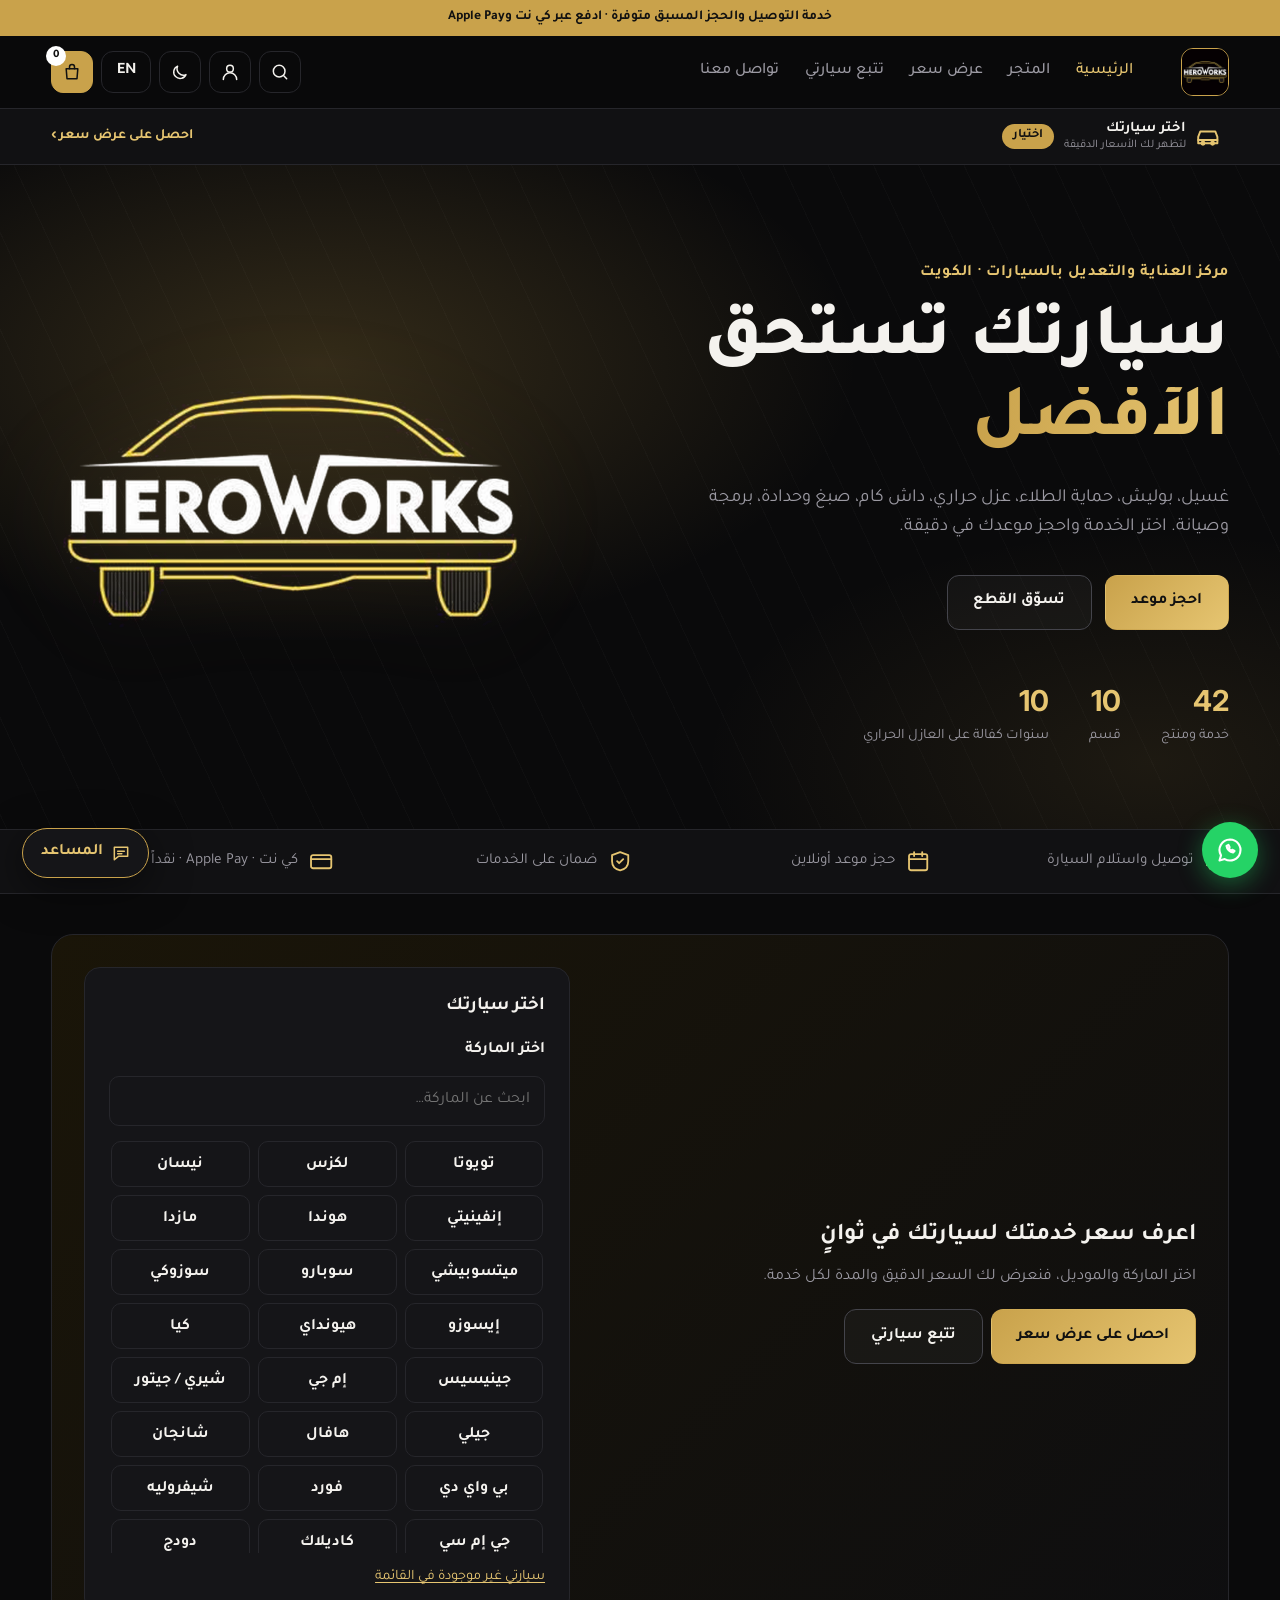
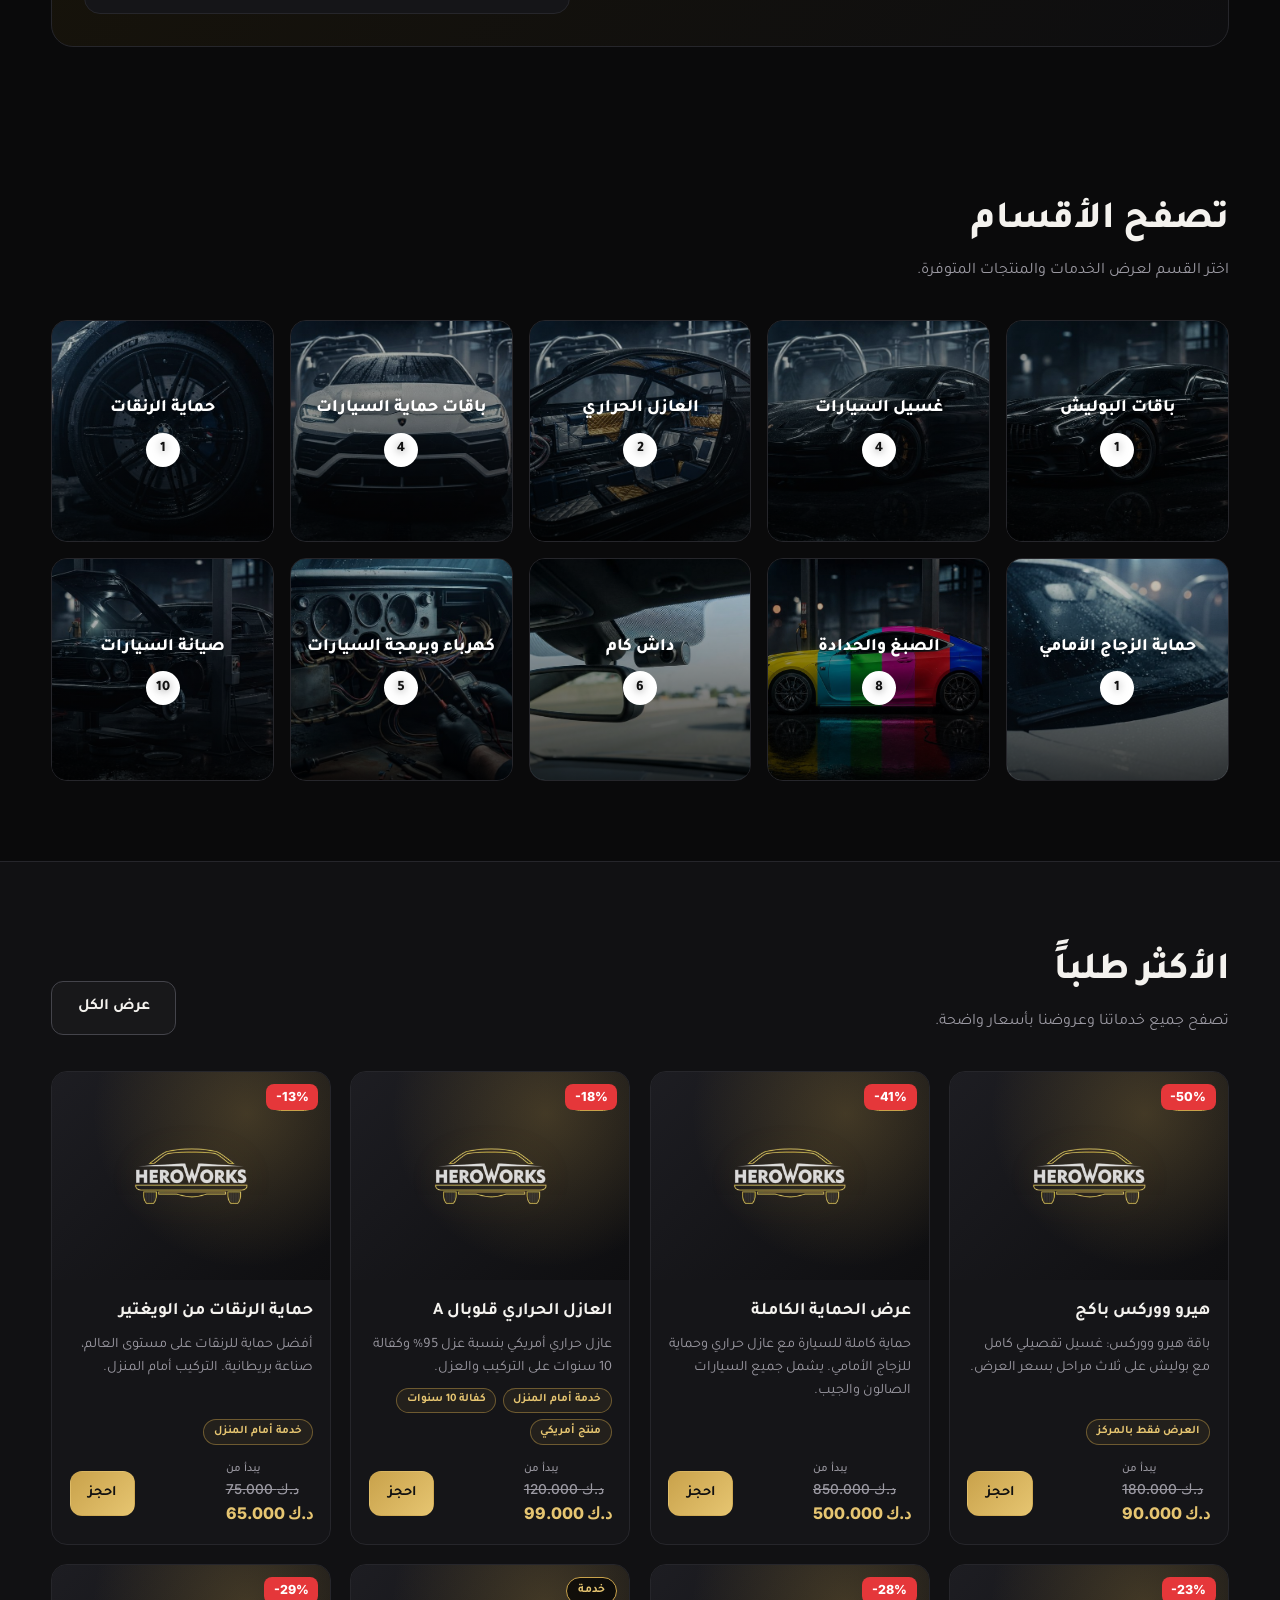
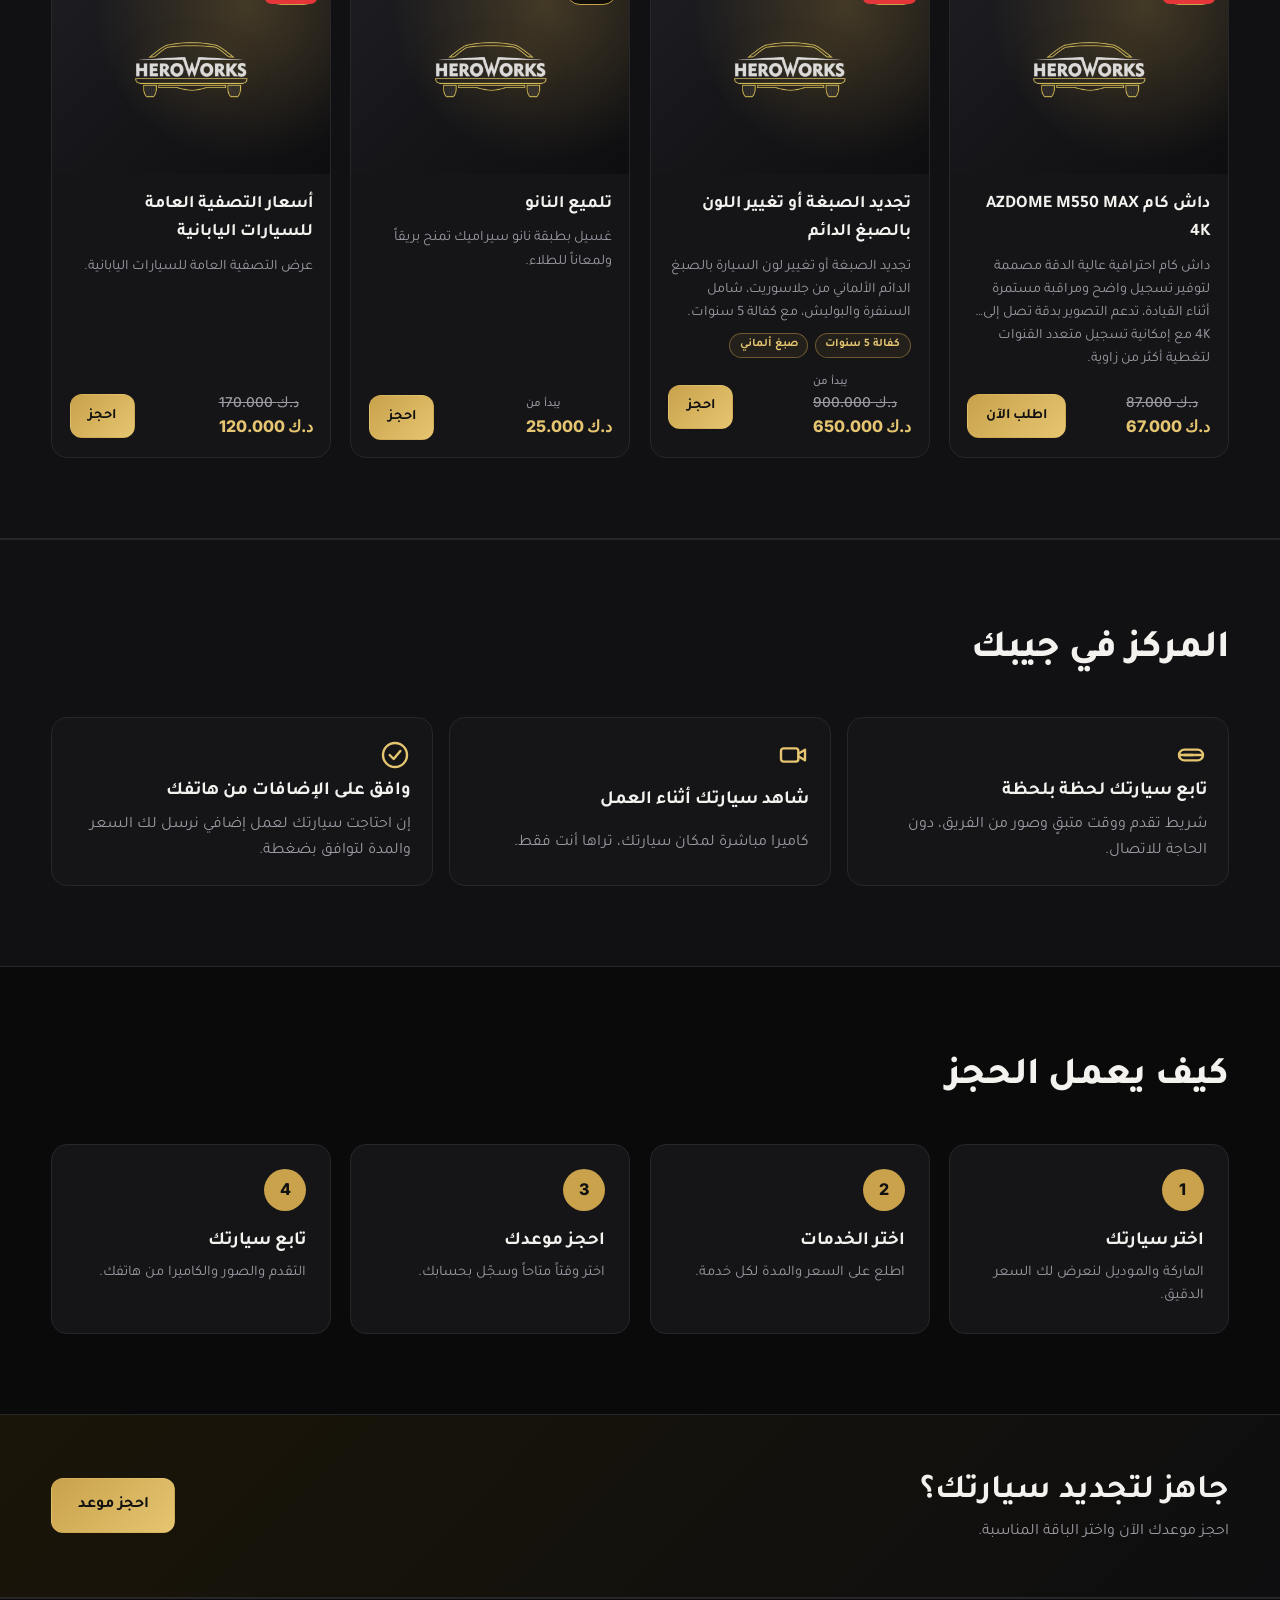
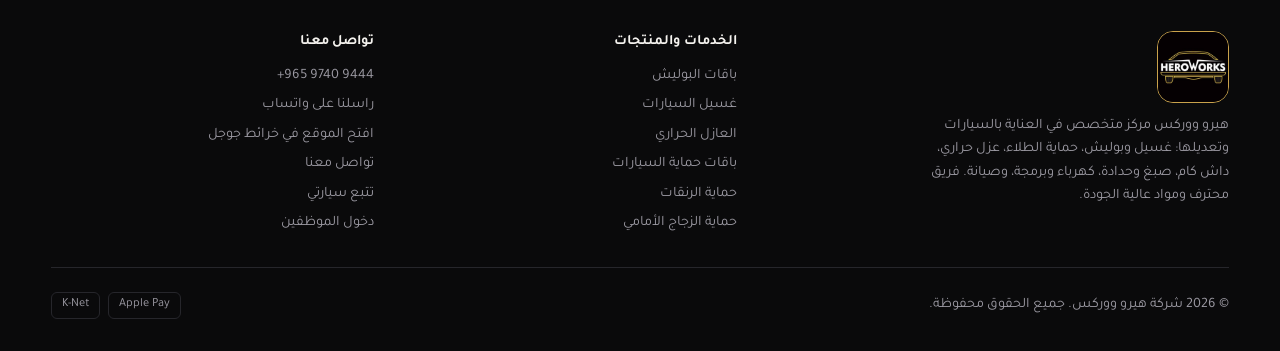
<file: index.html>
<!DOCTYPE html>
<html lang="ar" dir="rtl">
<head>
  <meta charset="UTF-8">
  <meta name="viewport" content="width=device-width, initial-scale=1, viewport-fit=cover">
  <meta name="theme-color" content="#0a0a0b">
  <title>HeroWorks | هيرو ووركس</title>
  <meta name="description" content="HeroWorks garage: car wash, polishing, paint protection, window tint, parts and modifications. Book online.">
  <link rel="preconnect" href="https://fonts.googleapis.com">
  <link rel="preconnect" href="https://fonts.gstatic.com" crossorigin>
  <link href="https://fonts.googleapis.com/css2?family=Inter:wght@400;500;600;700;800&family=Tajawal:wght@400;500;700;800&display=swap" rel="stylesheet">
  <script>(function(){try{var t=JSON.parse(localStorage.getItem('hw_theme'))||'dark';t=t==='light'?'light':'dark';document.documentElement.dataset.theme=t;var m=document.querySelector('meta[name=theme-color]');if(m)m.content=t==='light'?'#faf8f3':'#0a0a0b'}catch(e){document.documentElement.dataset.theme='dark'}})();</script>
  <link rel="icon" type="image/png" href="assets/favicon.png">
  <link rel="apple-touch-icon" href="assets/logo-192.png">
  <link rel="stylesheet" href="styles.css">
  <script type="application/ld+json">{"@context":"https://schema.org","@type":"AutoRepair","name":"HeroWorks | هيرو ووركس","telephone":"+96597409444","hasMap":"https://share.google/Ku4thjJLSHbP2YOTP","image":"assets/logo.png","areaServed":"Kuwait","paymentAccepted":"KNET, Apple Pay, Cash","priceRange":"KWD"}</script>
</head>
<body data-page="home" data-title="home">
  <div id="site-header"></div>

  <main>
    <section class="hero">
      <div class="hero__bg" aria-hidden="true"></div>
      <div class="container hero__inner">
        <div class="hero__text">
        <p class="eyebrow" data-i18n="hero_eyebrow"></p>
          <h1 data-i18n="hero_title"></h1>
          <p class="hero__lead" data-i18n="hero_lead"></p>
          <div class="hero__cta">
            <a href="shop.html?type=service" class="btn btn--gold" data-i18n="hero_cta1"></a>
            <a href="shop.html?type=part" class="btn btn--ghost" data-i18n="hero_cta2"></a>
          </div>
          <ul class="hero__stats">
            <li><strong id="statItems">0</strong><span data-i18n="stat1"></span></li>
            <li><strong id="statCats">0</strong><span data-i18n="stat2"></span></li>
            <li><strong>10</strong><span data-i18n="stat3"></span></li>
          </ul>
        </div>
        <div class="hero__logo">
          <img src="assets/logo-transparent.png" alt="HeroWorks" width="520" height="520" fetchpriority="high">
        </div>
      </div>
    </section>

    <section class="strip">
      <div class="container strip__inner">
        <div><svg viewBox="0 0 24 24"><path d="M3 7h11v9H3zM14 10h4l3 3v3h-7z"/><circle cx="7" cy="18" r="1.6"/><circle cx="17" cy="18" r="1.6"/></svg><span data-i18n="strip1"></span></div>
        <div><svg viewBox="0 0 24 24"><rect x="3" y="5" width="18" height="16" rx="2"/><path d="M3 10h18M8 3v4M16 3v4"/></svg><span data-i18n="strip2"></span></div>
        <div><svg viewBox="0 0 24 24"><path d="M12 3 4 6v6c0 5 3.5 8 8 9 4.5-1 8-4 8-9V6l-8-3Z"/><path d="m9 12 2 2 4-4"/></svg><span data-i18n="strip3"></span></div>
        <div><svg viewBox="0 0 24 24"><rect x="2" y="6" width="20" height="13" rx="2"/><path d="M2 10h20"/></svg><span data-i18n="strip4"></span></div>
      </div>
    </section>

    <section class="section section--tight">
      <div class="container">
        <div class="quote-hero">
          <div><h2 data-i18n="home_quote_t"></h2><p class="muted" data-i18n="home_quote_p" style="margin:.6rem 0 1.2rem"></p>
            <div class="btn-row"><a class="btn btn--gold" href="quote.html" data-i18n="get_quote"></a><a class="btn btn--ghost" href="account.html" data-i18n="nav_track"></a></div></div>
          <div class="panel" id="homeCar"></div>
        </div>
      </div>
    </section>

    <section class="section" id="categories">
      <div class="container">
        <header class="section__head"><h2 data-i18n="cat_title"></h2><p data-i18n="cat_sub"></p></header>
        <div class="cat-grid" id="catGrid"></div>
      </div>
    </section>

    <section class="section section--alt" id="featured">
      <div class="container">
        <header class="section__head section__head--row">
          <div><h2 data-i18n="featured"></h2><p data-i18n="shop_sub"></p></div>
          <a class="btn btn--ghost" href="shop.html" data-i18n="view_all"></a>
        </header>
        <div class="grid" id="featuredGrid"></div>
      </div>
    </section>

    <section class="section section--alt" id="features">
      <div class="container">
        <header class="section__head"><h2 data-i18n="feat_t"></h2></header>
        <div class="feats">
          <div class="feat"><svg viewBox="0 0 24 24"><path d="M4 12h16"/><path d="M4 12l0 0"/><rect x="3" y="8" width="18" height="8" rx="4"/><path d="M7 12h6"/></svg><h3 data-i18n="feat_track_t"></h3><p class="muted" data-i18n="feat_track_p"></p></div>
          <div class="feat"><svg viewBox="0 0 24 24"><rect x="3" y="7" width="13" height="10" rx="2"/><path d="m16 11 5-3v8l-5-3"/></svg><h3 data-i18n="feat_cam_t"></h3><p class="muted" data-i18n="feat_cam_p"></p></div>
          <div class="feat"><svg viewBox="0 0 24 24"><circle cx="12" cy="12" r="9"/><path d="m8 12 3 3 5-6"/></svg><h3 data-i18n="feat_ok_t"></h3><p class="muted" data-i18n="feat_ok_p"></p></div>
        </div>
      </div>
    </section>

    <section class="section" id="how">
      <div class="container">
        <header class="section__head"><h2 data-i18n="how_title"></h2></header>
        <ol class="steps">
          <li><span class="steps__n">1</span><h3 data-i18n="how1_t"></h3><p data-i18n="how1_p"></p></li>
          <li><span class="steps__n">2</span><h3 data-i18n="how2_t"></h3><p data-i18n="how2_p"></p></li>
          <li><span class="steps__n">3</span><h3 data-i18n="how3_t"></h3><p data-i18n="how3_p"></p></li>
          <li><span class="steps__n">4</span><h3 data-i18n="how4_t"></h3><p data-i18n="how4_p"></p></li>
        </ol>
      </div>
    </section>

    <section class="cta">
      <div class="container cta__inner">
        <div><h2 data-i18n="cta_title"></h2><p data-i18n="cta_p"></p></div>
        <a class="btn btn--gold" href="shop.html?type=service" data-i18n="hero_cta1"></a>
      </div>
    </section>
  </main>
  <div id="site-footer"></div>
  <script src="js/data.js"></script>
  <script src="js/config.js"></script>
  <script src="js/vehicles.js"></script>
  <script src="js/pricing.js"></script>
  <script src="js/store.js"></script>
  <script src="js/i18n-v2.js"></script>
  <script src="js/common.js"></script>
  <script src="js/carpicker.js"></script>
  <script src="js/chatbot.js"></script>
  <script src="js/home.js"></script>
</body>
</html>
</file>
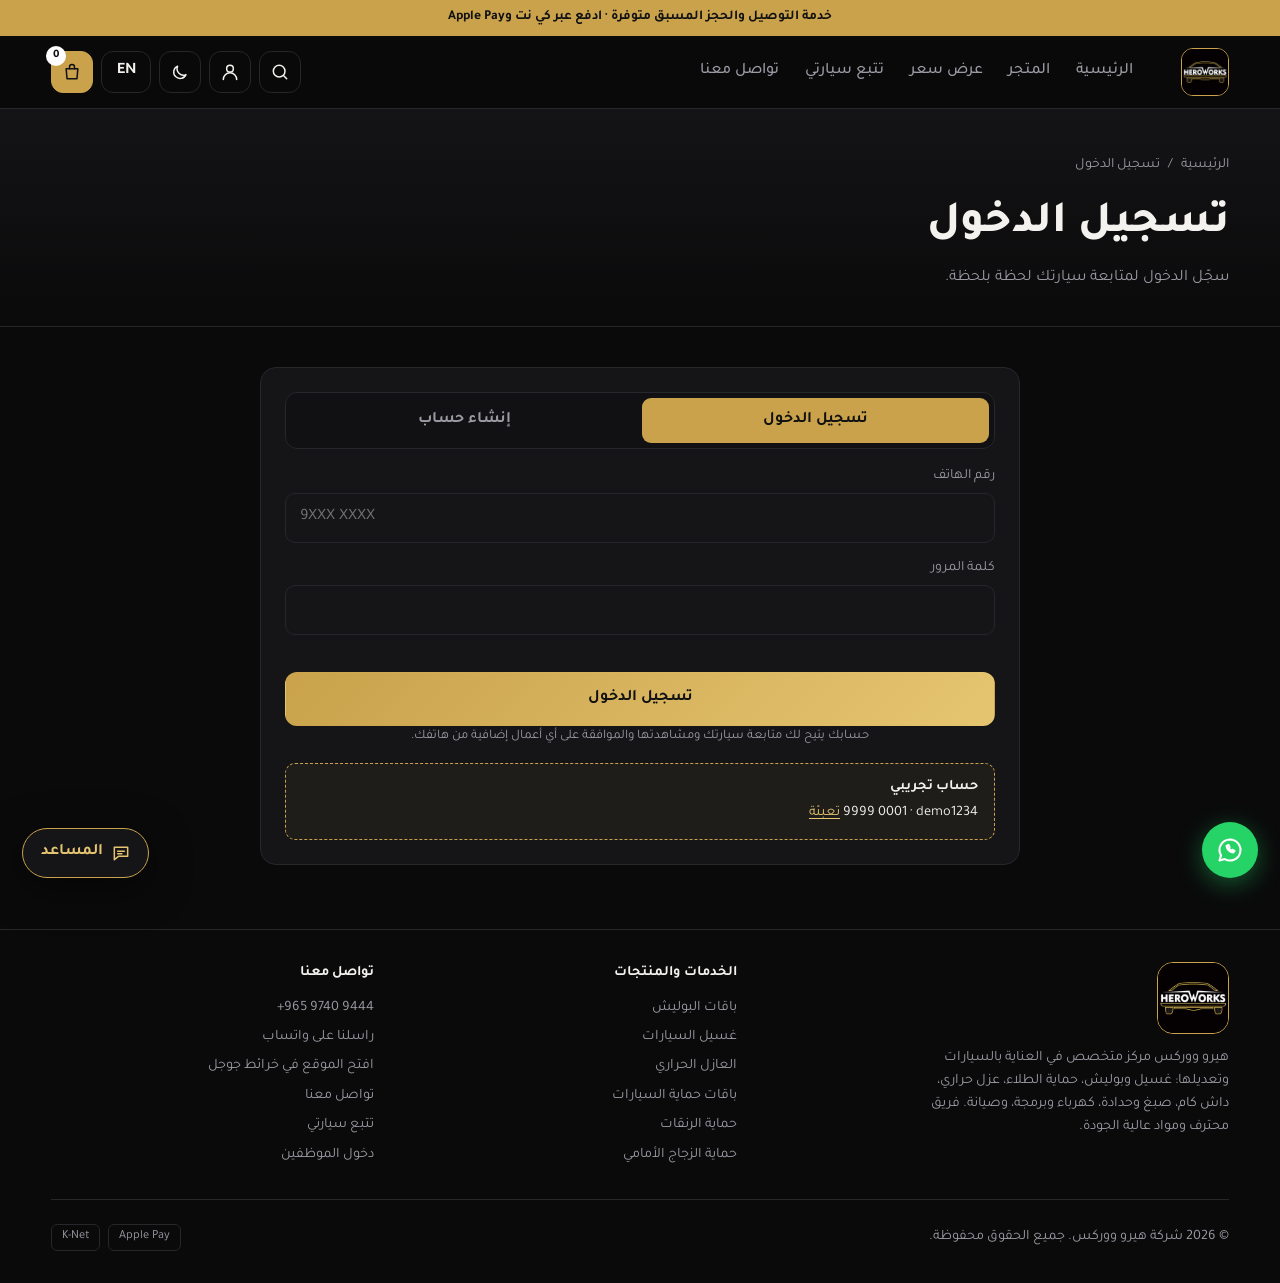
<file: account.html>
<!DOCTYPE html>
<html lang="ar" dir="rtl">
<head>
  <meta charset="UTF-8">
  <meta name="viewport" content="width=device-width, initial-scale=1, viewport-fit=cover">
  <meta name="theme-color" content="#0a0a0b">
  <title>HeroWorks | هيرو ووركس</title>
  <meta name="description" content="HeroWorks garage: car wash, polishing, paint protection, window tint, parts and modifications. Book online.">
  <link rel="preconnect" href="https://fonts.googleapis.com">
  <link rel="preconnect" href="https://fonts.gstatic.com" crossorigin>
  <link href="https://fonts.googleapis.com/css2?family=Inter:wght@400;500;600;700;800&family=Tajawal:wght@400;500;700;800&display=swap" rel="stylesheet">
  <script>(function(){try{var t=JSON.parse(localStorage.getItem('hw_theme'))||'dark';t=t==='light'?'light':'dark';document.documentElement.dataset.theme=t;var m=document.querySelector('meta[name=theme-color]');if(m)m.content=t==='light'?'#faf8f3':'#0a0a0b'}catch(e){document.documentElement.dataset.theme='dark'}})();</script>
  <link rel="icon" type="image/png" href="assets/favicon.png">
  <link rel="apple-touch-icon" href="assets/logo-192.png">
  <link rel="stylesheet" href="styles.css">
</head>
<body data-page="account" data-title="nav_track" data-nocar="1">
  <div id="site-header"></div>
  <main>
    <section class="page-hero"><div class="container">
      <nav class="crumbs" aria-label="Breadcrumb"><a href="index.html" data-i18n="home">الرئيسية</a><span>/</span><span data-i18n="nav_track"></span></nav>
      <h1 data-i18n="nav_track"></h1><p data-i18n="account_sub"></p>
    </div></section>
    <section class="section section--tight"><div class="container" id="accountRoot"></div></section>
  </main>
  <div id="site-footer"></div>
  <script src="js/data.js"></script>
  <script src="js/config.js"></script>
  <script src="js/vehicles.js"></script>
  <script src="js/pricing.js"></script>
  <script src="js/store.js"></script>
  <script src="js/i18n-v2.js"></script>
  <script src="js/common.js"></script>
  <script src="js/carpicker.js"></script>
  <script src="js/chatbot.js"></script>
  <script src="js/account.js"></script>
</body>
</html>
</file>
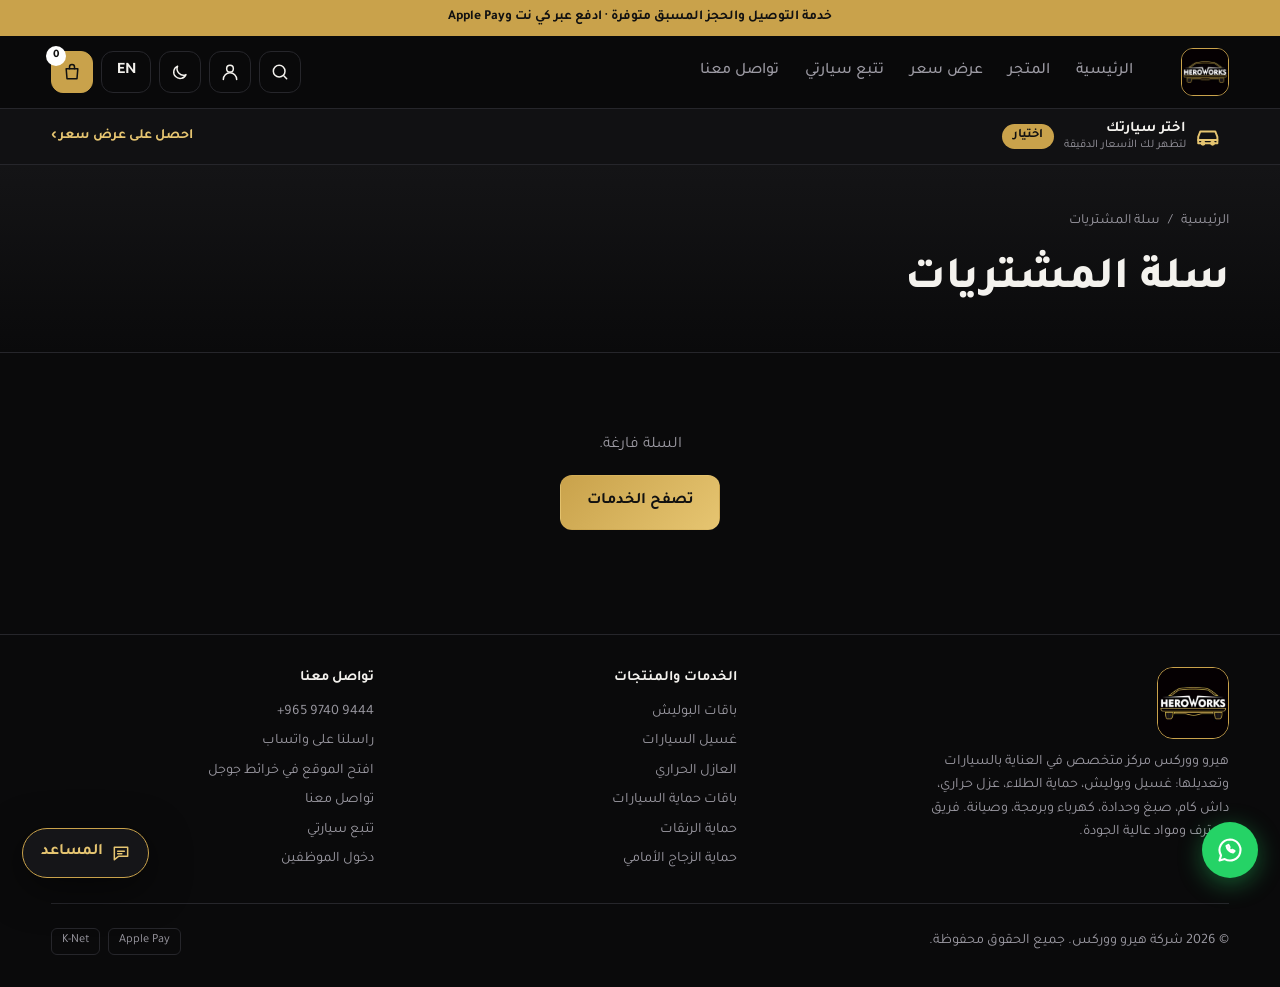
<file: cart.html>
<!DOCTYPE html>
<html lang="ar" dir="rtl">
<head>
  <meta charset="UTF-8">
  <meta name="viewport" content="width=device-width, initial-scale=1, viewport-fit=cover">
  <meta name="theme-color" content="#0a0a0b">
  <title>HeroWorks | هيرو ووركس</title>
  <meta name="description" content="HeroWorks garage: car wash, polishing, paint protection, window tint, parts and modifications. Book online.">
  <link rel="preconnect" href="https://fonts.googleapis.com">
  <link rel="preconnect" href="https://fonts.gstatic.com" crossorigin>
  <link href="https://fonts.googleapis.com/css2?family=Inter:wght@400;500;600;700;800&family=Tajawal:wght@400;500;700;800&display=swap" rel="stylesheet">
  <script>(function(){try{var t=JSON.parse(localStorage.getItem('hw_theme'))||'dark';t=t==='light'?'light':'dark';document.documentElement.dataset.theme=t;var m=document.querySelector('meta[name=theme-color]');if(m)m.content=t==='light'?'#faf8f3':'#0a0a0b'}catch(e){document.documentElement.dataset.theme='dark'}})();</script>
  <link rel="icon" type="image/png" href="assets/favicon.png">
  <link rel="apple-touch-icon" href="assets/logo-192.png">
  <link rel="stylesheet" href="styles.css">
</head>
<body data-page="cart" data-title="cart_title">
  <div id="site-header"></div>
  <main>
    <section class="page-hero"><div class="container">
      <nav class="crumbs" aria-label="Breadcrumb"><a href="index.html" data-i18n="home">الرئيسية</a><span>/</span><span data-i18n="cart_title"></span></nav>
      <h1 data-i18n="cart_title"></h1>
    </div></section>
    <section class="section section--tight"><div class="container" id="cartRoot"></div></section>
  </main>
  <div id="site-footer"></div>
  <script src="js/data.js"></script>
  <script src="js/config.js"></script>
  <script src="js/vehicles.js"></script>
  <script src="js/pricing.js"></script>
  <script src="js/store.js"></script>
  <script src="js/i18n-v2.js"></script>
  <script src="js/common.js"></script>
  <script src="js/carpicker.js"></script>
  <script src="js/chatbot.js"></script>
  <script src="js/cart.js"></script>
</body>
</html>
</file>
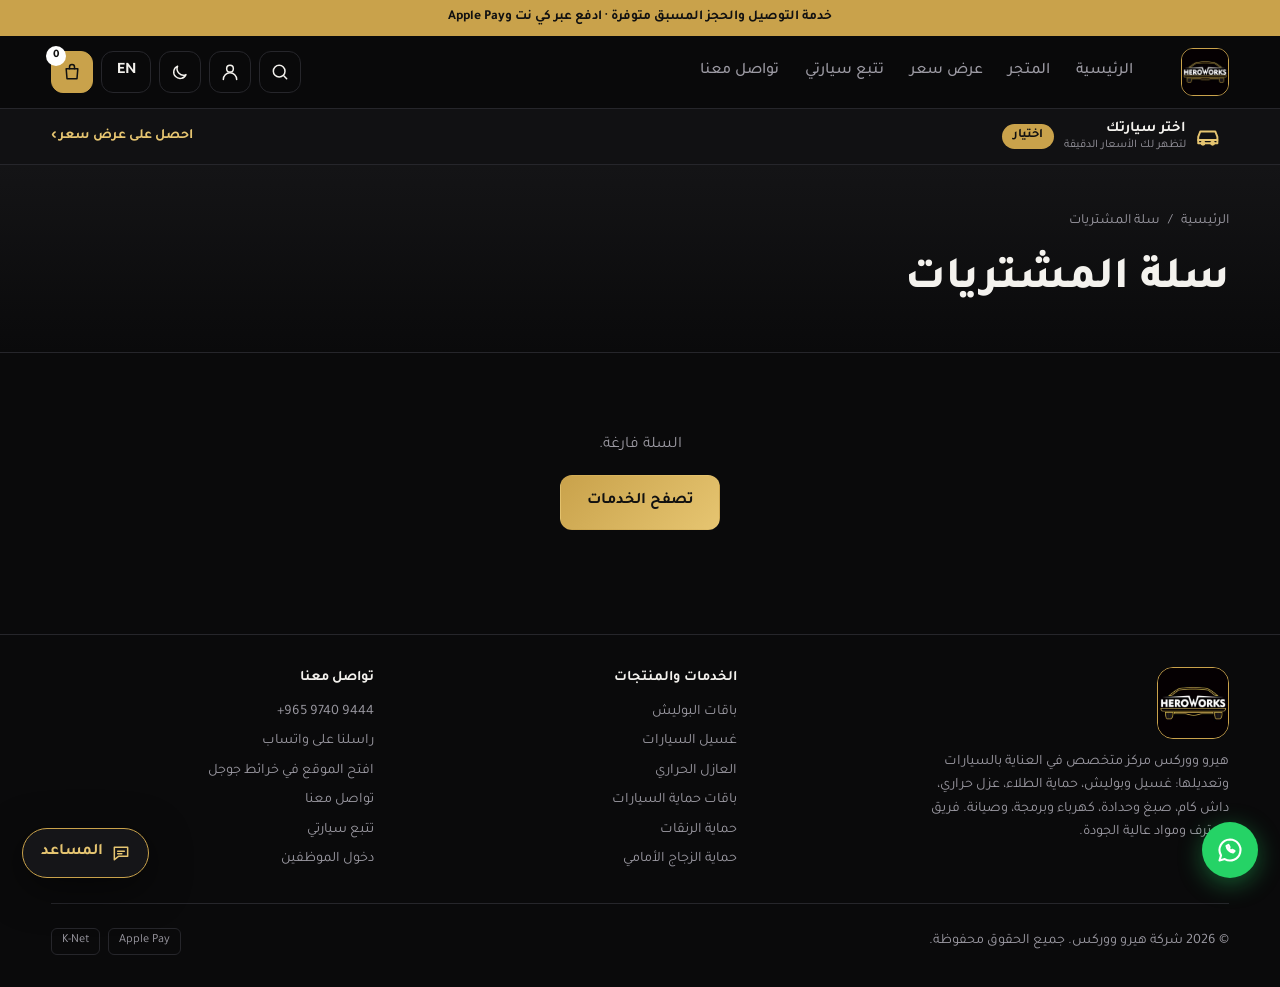
<file: checkout.html>
<!DOCTYPE html>
<html lang="ar" dir="rtl">
<head>
  <meta charset="UTF-8">
  <meta name="viewport" content="width=device-width, initial-scale=1, viewport-fit=cover">
  <meta name="theme-color" content="#0a0a0b">
  <title>HeroWorks | هيرو ووركس</title>
  <meta name="description" content="HeroWorks garage: car wash, polishing, paint protection, window tint, parts and modifications. Book online.">
  <link rel="preconnect" href="https://fonts.googleapis.com">
  <link rel="preconnect" href="https://fonts.gstatic.com" crossorigin>
  <link href="https://fonts.googleapis.com/css2?family=Inter:wght@400;500;600;700;800&family=Tajawal:wght@400;500;700;800&display=swap" rel="stylesheet">
  <script>(function(){try{var t=JSON.parse(localStorage.getItem('hw_theme'))||'dark';t=t==='light'?'light':'dark';document.documentElement.dataset.theme=t;var m=document.querySelector('meta[name=theme-color]');if(m)m.content=t==='light'?'#faf8f3':'#0a0a0b'}catch(e){document.documentElement.dataset.theme='dark'}})();</script>
  <link rel="icon" type="image/png" href="assets/favicon.png">
  <link rel="apple-touch-icon" href="assets/logo-192.png">
  <link rel="stylesheet" href="styles.css">
</head>
<body data-page="cart" data-title="checkout_title">
  <div id="site-header"></div>
  <main>
    <section class="page-hero"><div class="container">
      <nav class="crumbs" aria-label="Breadcrumb"><a href="index.html" data-i18n="home">الرئيسية</a><span>/</span><span data-i18n="checkout_title"></span></nav>
      <h1 data-i18n="checkout_title"></h1>
    </div></section>
    <section class="section section--tight"><div class="container" id="checkoutRoot"></div></section>
  </main>
  <div id="site-footer"></div>
  <script src="js/data.js"></script>
  <script src="js/config.js"></script>
  <script src="js/vehicles.js"></script>
  <script src="js/pricing.js"></script>
  <script src="js/store.js"></script>
  <script src="js/i18n-v2.js"></script>
  <script src="js/common.js"></script>
  <script src="js/carpicker.js"></script>
  <script src="js/chatbot.js"></script>
  <script src="js/checkout.js"></script>
</body>
</html>
</file>
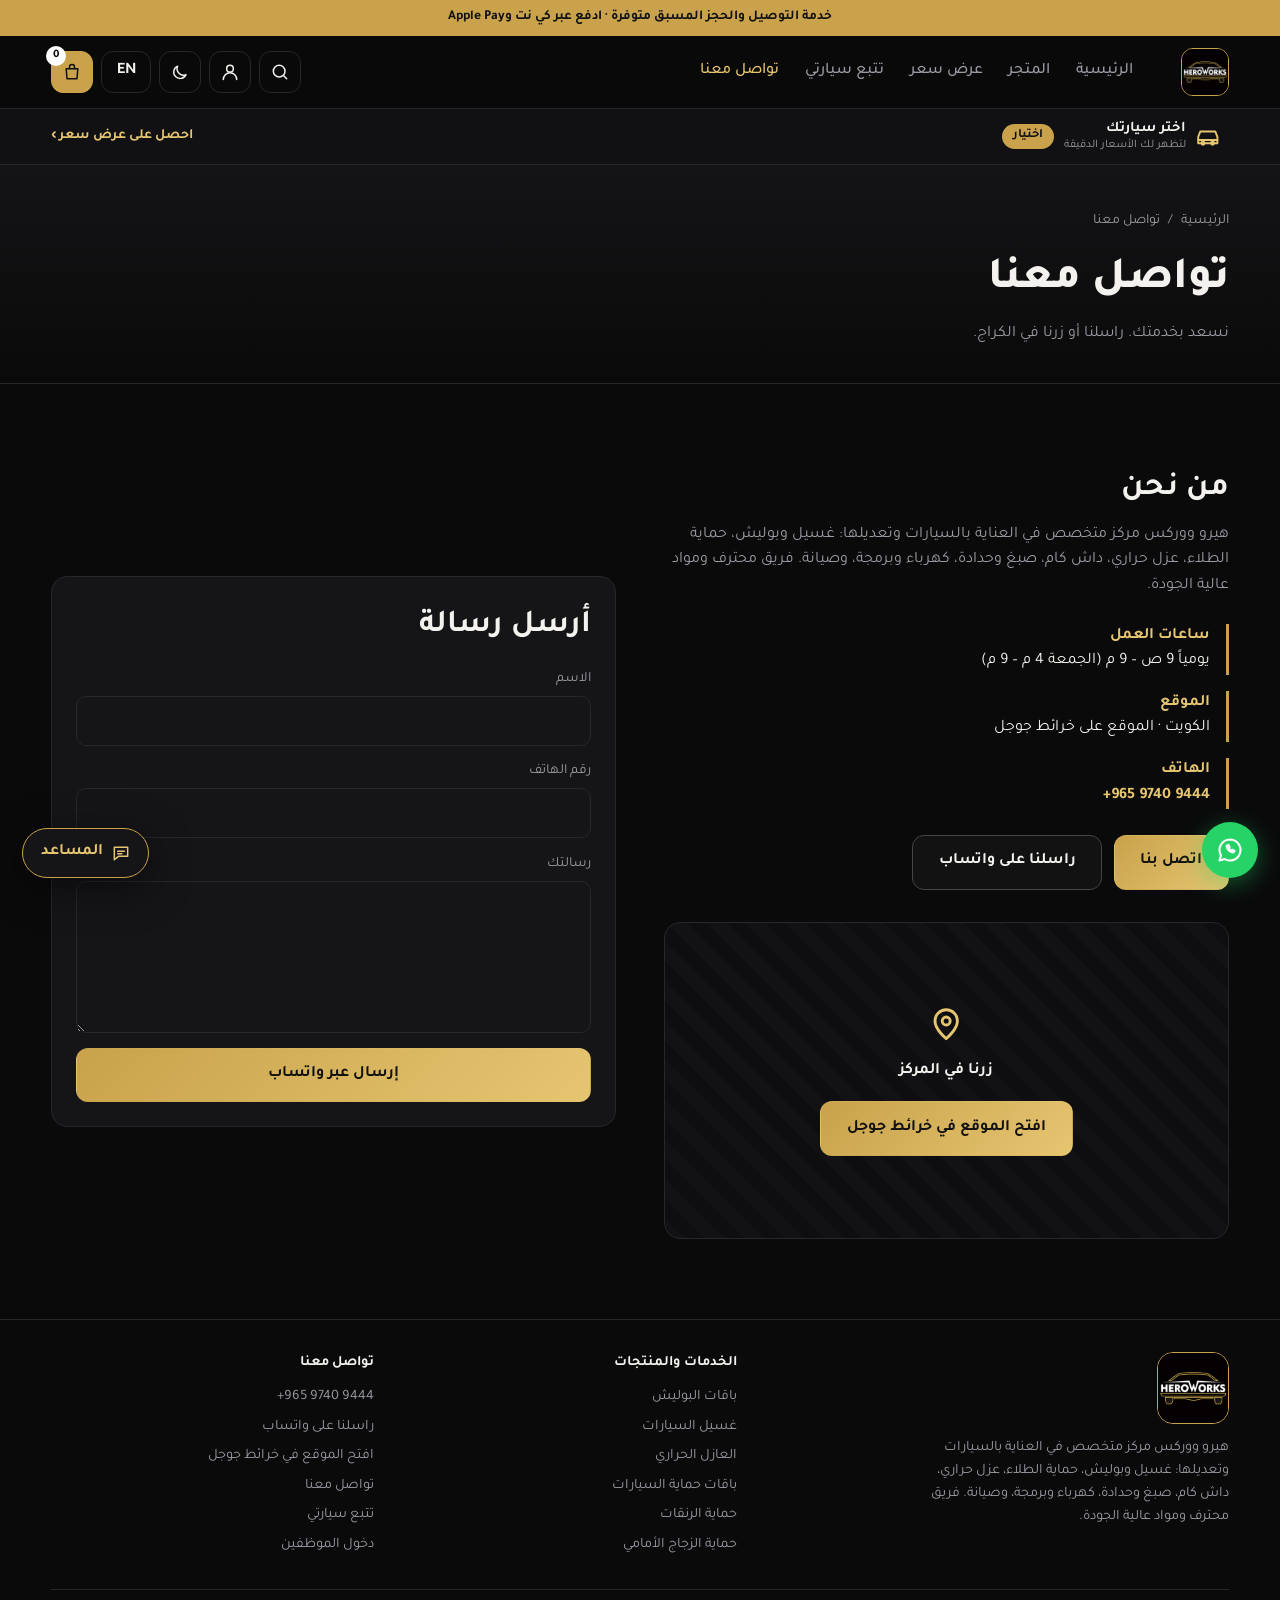
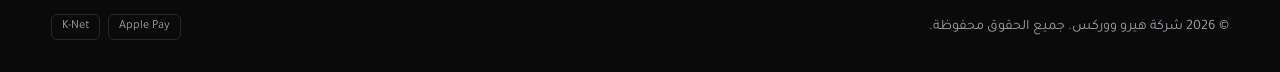
<file: contact.html>
<!DOCTYPE html>
<html lang="ar" dir="rtl">
<head>
  <meta charset="UTF-8">
  <meta name="viewport" content="width=device-width, initial-scale=1, viewport-fit=cover">
  <meta name="theme-color" content="#0a0a0b">
  <title>HeroWorks | هيرو ووركس</title>
  <meta name="description" content="HeroWorks garage: car wash, polishing, paint protection, window tint, parts and modifications. Book online.">
  <link rel="preconnect" href="https://fonts.googleapis.com">
  <link rel="preconnect" href="https://fonts.gstatic.com" crossorigin>
  <link href="https://fonts.googleapis.com/css2?family=Inter:wght@400;500;600;700;800&family=Tajawal:wght@400;500;700;800&display=swap" rel="stylesheet">
  <script>(function(){try{var t=JSON.parse(localStorage.getItem('hw_theme'))||'dark';t=t==='light'?'light':'dark';document.documentElement.dataset.theme=t;var m=document.querySelector('meta[name=theme-color]');if(m)m.content=t==='light'?'#faf8f3':'#0a0a0b'}catch(e){document.documentElement.dataset.theme='dark'}})();</script>
  <link rel="icon" type="image/png" href="assets/favicon.png">
  <link rel="apple-touch-icon" href="assets/logo-192.png">
  <link rel="stylesheet" href="styles.css">
</head>
<body data-page="contact" data-title="nav_contact">
  <div id="site-header"></div>
  <main>
    <section class="page-hero"><div class="container">
      <nav class="crumbs" aria-label="Breadcrumb"><a href="index.html" data-i18n="home">الرئيسية</a><span>/</span><span data-i18n="contact_title"></span></nav>
      <h1 data-i18n="contact_title"></h1><p data-i18n="contact_page_sub"></p>
    </div></section>
    <section class="section">
      <div class="container contact">
        <div>
          <h2 data-i18n="about_t"></h2>
          <p class="muted" data-i18n="about_p"></p>
          <ul class="contact__list">
            <li><b data-i18n="c_hours_l"></b><span data-i18n="c_hours"></span></li>
            <li><b data-i18n="c_loc_l"></b><span data-i18n="c_loc"></span></li>
            <li><b data-i18n="c_phone_l"></b><a href="tel:+96597409444" dir="ltr">+965 9740 9444</a></li>
          </ul>
          <div class="contact__actions">
            <a class="btn btn--gold" href="tel:+96597409444" data-i18n="call_us"></a>
            <a class="btn btn--ghost" href="https://wa.me/96597409444" target="_blank" rel="noopener" data-i18n="wa_us"></a>
          </div>
          <div class="map-card">
            <svg viewBox="0 0 24 24"><path d="M12 21s7-5.6 7-11a7 7 0 0 0-14 0c0 5.4 7 11 7 11Z"/><circle cx="12" cy="10" r="2.5"/></svg>
            <strong data-i18n="map_t"></strong>
            <a class="btn btn--gold" href="https://share.google/Ku4thjJLSHbP2YOTP" target="_blank" rel="noopener" data-i18n="open_maps"></a>
          </div>
        </div>
        <form class="panel" id="contactForm" novalidate>
          <h2 data-i18n="msg_t"></h2>
          <div class="field"><label for="cName" data-i18n="f_name"></label><input id="cName" autocomplete="name"></div>
          <div class="field"><label for="cPhone" data-i18n="f_phone"></label><input id="cPhone" type="tel" dir="ltr" autocomplete="tel"></div>
          <div class="field"><label for="cMsg" data-i18n="f_msg"></label><textarea id="cMsg" rows="5"></textarea></div>
          <button class="btn btn--gold btn--block" type="submit" data-i18n="send_wa"></button>
        </form>
      </div>
    </section>
  </main>
  <div id="site-footer"></div>
  <script src="js/data.js"></script>
  <script src="js/config.js"></script>
  <script src="js/vehicles.js"></script>
  <script src="js/pricing.js"></script>
  <script src="js/store.js"></script>
  <script src="js/i18n-v2.js"></script>
  <script src="js/common.js"></script>
  <script src="js/carpicker.js"></script>
  <script src="js/chatbot.js"></script>
  <script src="js/contact.js"></script>
</body>
</html>
</file>
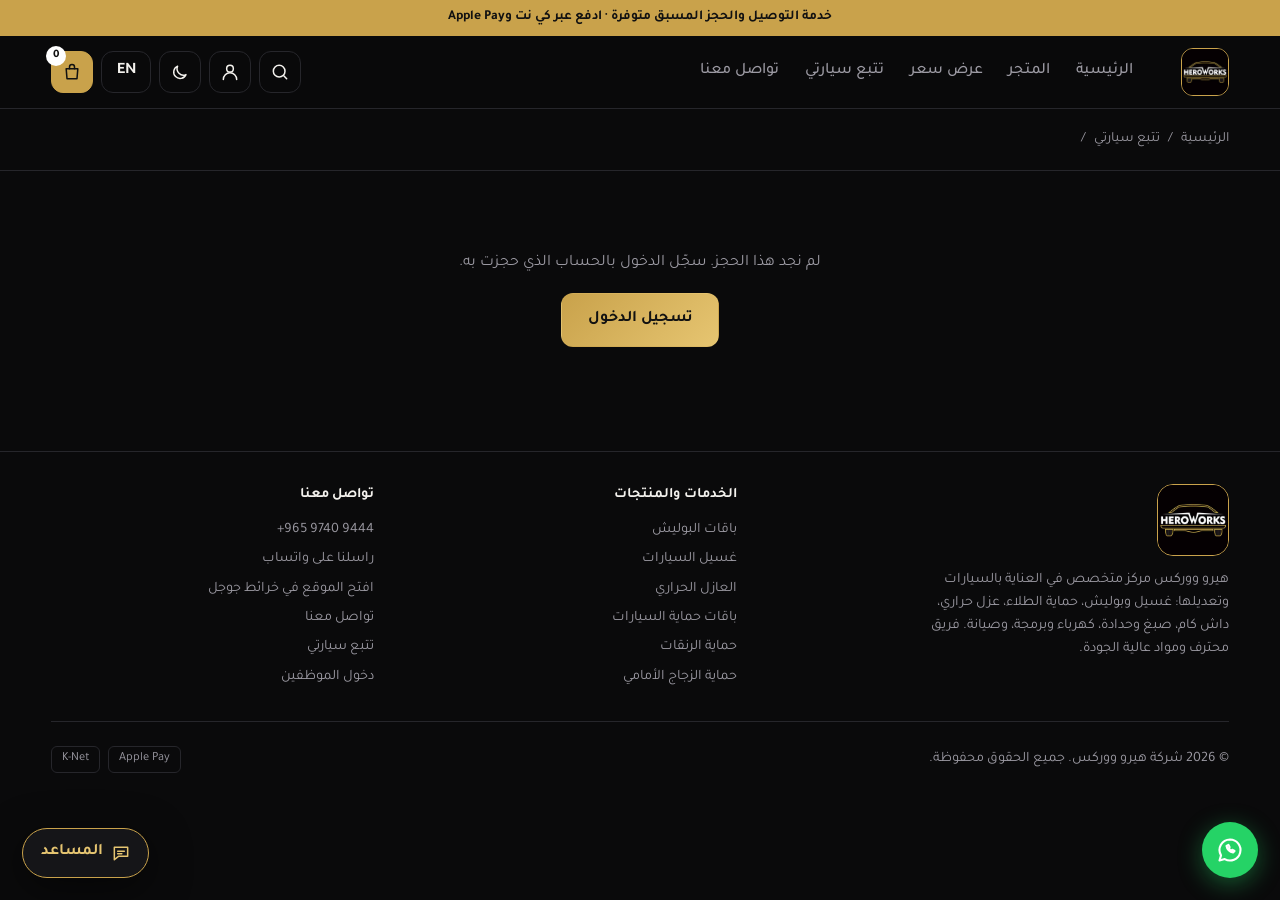
<file: job.html>
<!DOCTYPE html>
<html lang="ar" dir="rtl">
<head>
  <meta charset="UTF-8">
  <meta name="viewport" content="width=device-width, initial-scale=1, viewport-fit=cover">
  <meta name="theme-color" content="#0a0a0b">
  <title>HeroWorks | هيرو ووركس</title>
  <meta name="description" content="HeroWorks garage: car wash, polishing, paint protection, window tint, parts and modifications. Book online.">
  <link rel="preconnect" href="https://fonts.googleapis.com">
  <link rel="preconnect" href="https://fonts.gstatic.com" crossorigin>
  <link href="https://fonts.googleapis.com/css2?family=Inter:wght@400;500;600;700;800&family=Tajawal:wght@400;500;700;800&display=swap" rel="stylesheet">
  <script>(function(){try{var t=JSON.parse(localStorage.getItem('hw_theme'))||'dark';t=t==='light'?'light':'dark';document.documentElement.dataset.theme=t;var m=document.querySelector('meta[name=theme-color]');if(m)m.content=t==='light'?'#faf8f3':'#0a0a0b'}catch(e){document.documentElement.dataset.theme='dark'}})();</script>
  <link rel="icon" type="image/png" href="assets/favicon.png">
  <link rel="apple-touch-icon" href="assets/logo-192.png">
  <link rel="stylesheet" href="styles.css">
</head>
<body data-page="job" data-title="job_title" data-nocar="1">
  <div id="site-header"></div>
  <main>
    <section class="page-hero page-hero--slim"><div class="container"><nav class="crumbs" aria-label="Breadcrumb"><a href="index.html" data-i18n="home">الرئيسية</a><span>/</span><a href="account.html" data-i18n="nav_track"></a><span>/</span><span id="jobCrumb"></span></nav></div></section>
    <section class="section section--tight"><div class="container" id="jobRoot"></div></section>
  </main>
  <div id="site-footer"></div>
  <script src="js/data.js"></script>
  <script src="js/config.js"></script>
  <script src="js/vehicles.js"></script>
  <script src="js/pricing.js"></script>
  <script src="js/store.js"></script>
  <script src="js/i18n-v2.js"></script>
  <script src="js/common.js"></script>
  <script src="js/carpicker.js"></script>
  <script src="js/chatbot.js"></script>
  <script src="js/camera.js"></script>
  <script src="js/job.js"></script>
</body>
</html>
</file>
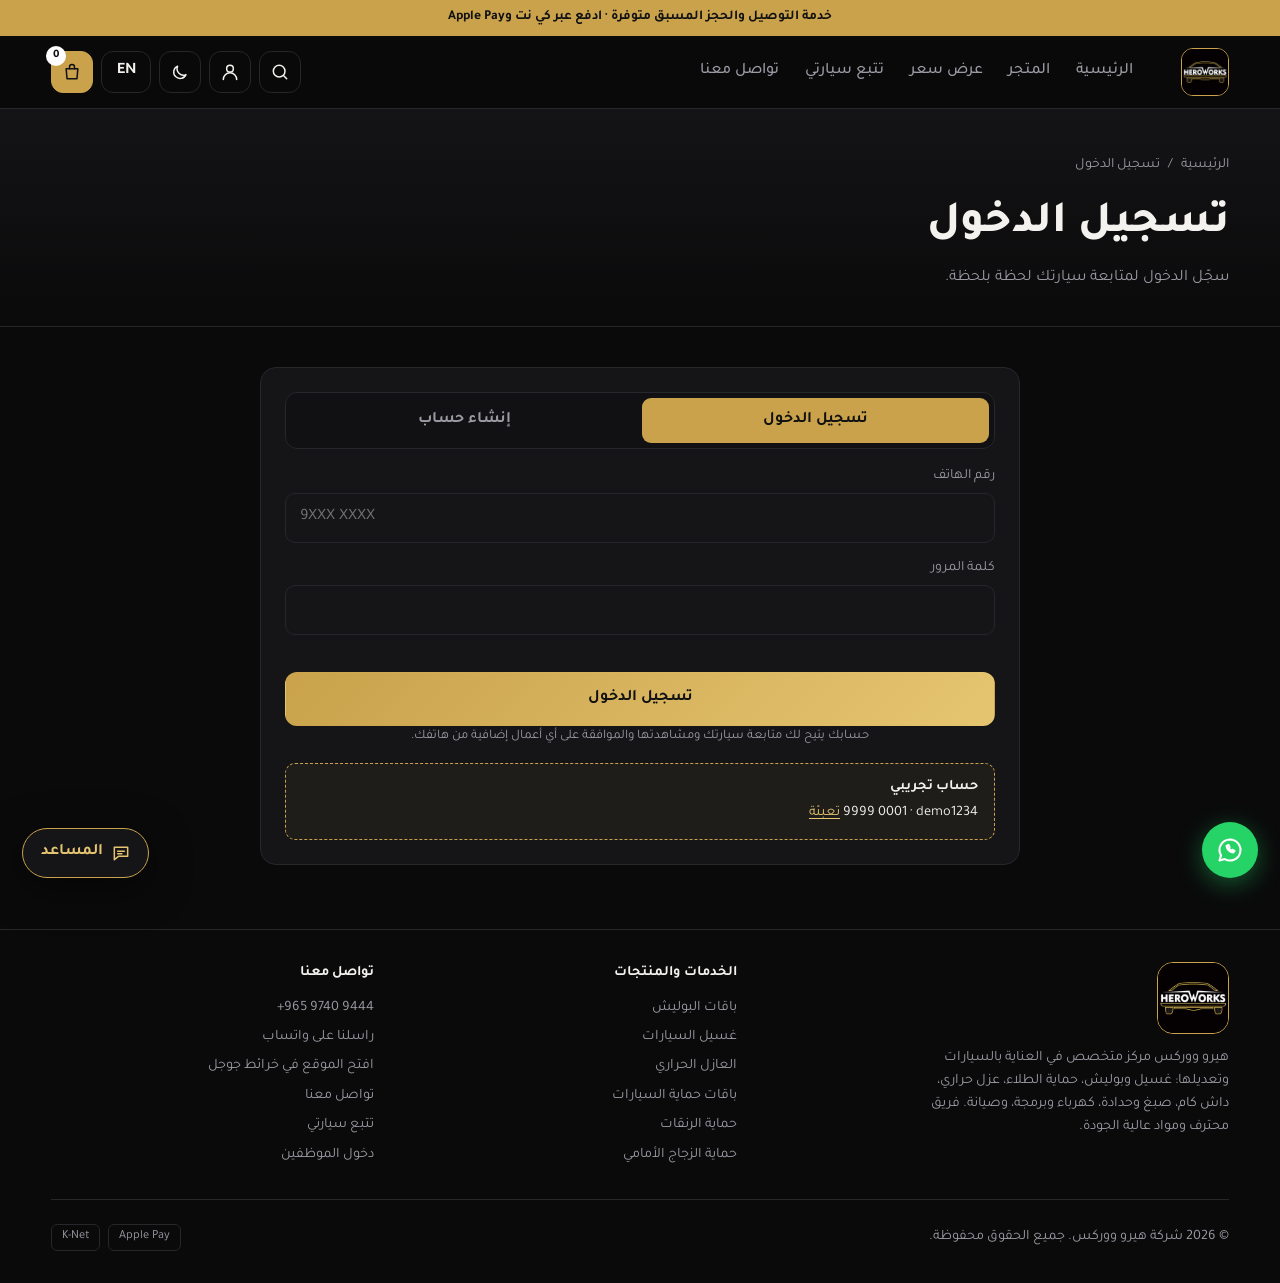
<file: login.html>
<!DOCTYPE html>
<html lang="ar" dir="rtl">
<head>
  <meta charset="UTF-8">
  <meta name="viewport" content="width=device-width, initial-scale=1, viewport-fit=cover">
  <meta name="theme-color" content="#0a0a0b">
  <title>HeroWorks | هيرو ووركس</title>
  <meta name="description" content="HeroWorks garage: car wash, polishing, paint protection, window tint, parts and modifications. Book online.">
  <link rel="preconnect" href="https://fonts.googleapis.com">
  <link rel="preconnect" href="https://fonts.gstatic.com" crossorigin>
  <link href="https://fonts.googleapis.com/css2?family=Inter:wght@400;500;600;700;800&family=Tajawal:wght@400;500;700;800&display=swap" rel="stylesheet">
  <script>(function(){try{var t=JSON.parse(localStorage.getItem('hw_theme'))||'dark';t=t==='light'?'light':'dark';document.documentElement.dataset.theme=t;var m=document.querySelector('meta[name=theme-color]');if(m)m.content=t==='light'?'#faf8f3':'#0a0a0b'}catch(e){document.documentElement.dataset.theme='dark'}})();</script>
  <link rel="icon" type="image/png" href="assets/favicon.png">
  <link rel="apple-touch-icon" href="assets/logo-192.png">
  <link rel="stylesheet" href="styles.css">
</head>
<body data-page="login" data-title="login" data-nocar="1">
  <div id="site-header"></div>
  <main>
    <section class="page-hero"><div class="container">
      <nav class="crumbs" aria-label="Breadcrumb"><a href="index.html" data-i18n="home">الرئيسية</a><span>/</span><span data-i18n="login"></span></nav>
      <h1 data-i18n="login"></h1><p data-i18n="login_sub"></p>
    </div></section>
    <section class="section section--tight"><div class="container container--narrow" id="loginRoot"></div></section>
  </main>
  <div id="site-footer"></div>
  <script src="js/data.js"></script>
  <script src="js/config.js"></script>
  <script src="js/vehicles.js"></script>
  <script src="js/pricing.js"></script>
  <script src="js/store.js"></script>
  <script src="js/i18n-v2.js"></script>
  <script src="js/common.js"></script>
  <script src="js/carpicker.js"></script>
  <script src="js/chatbot.js"></script>
  <script src="js/login.js"></script>
</body>
</html>
</file>
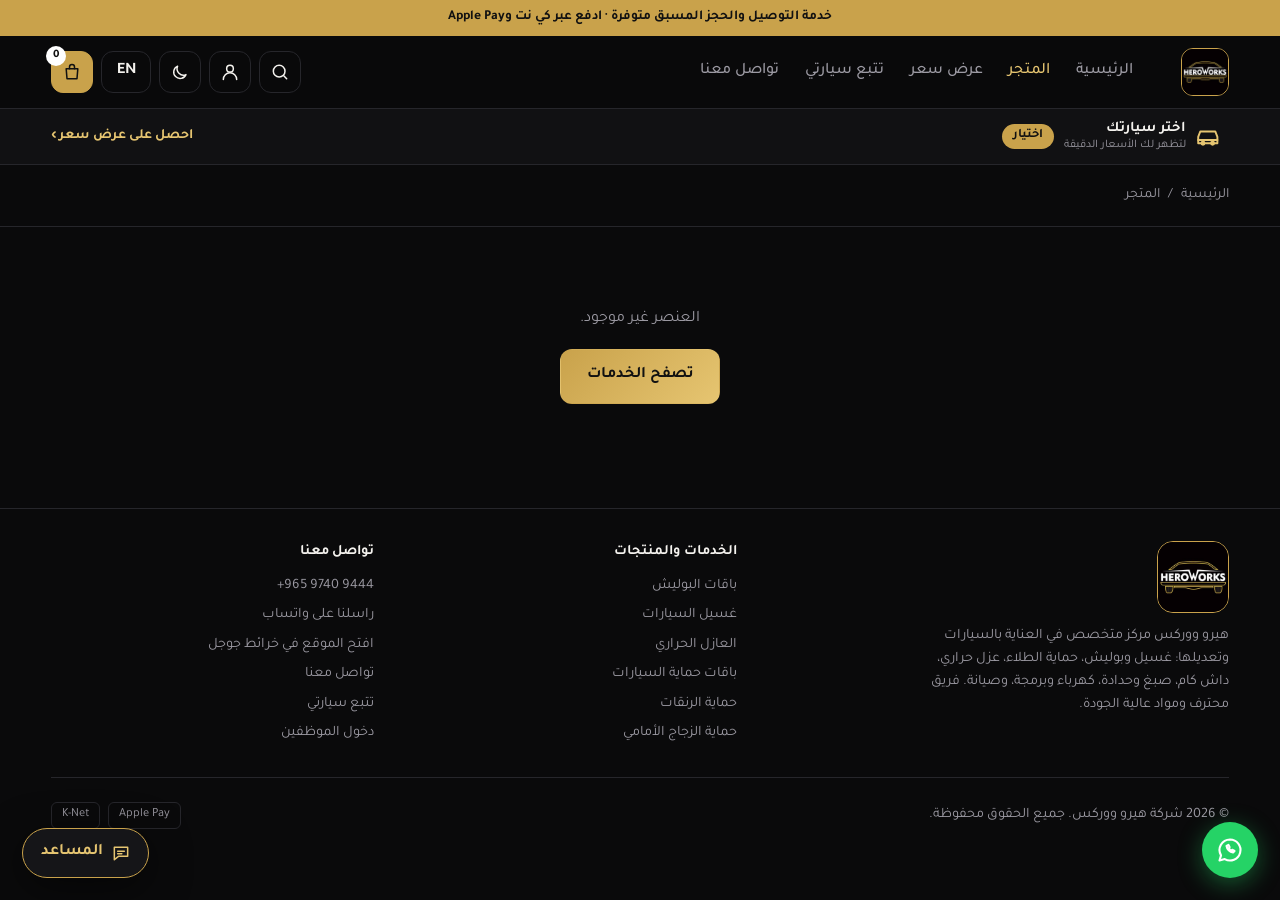
<file: product.html>
<!DOCTYPE html>
<html lang="ar" dir="rtl">
<head>
  <meta charset="UTF-8">
  <meta name="viewport" content="width=device-width, initial-scale=1, viewport-fit=cover">
  <meta name="theme-color" content="#0a0a0b">
  <title>HeroWorks | هيرو ووركس</title>
  <meta name="description" content="HeroWorks garage: car wash, polishing, paint protection, window tint, parts and modifications. Book online.">
  <link rel="preconnect" href="https://fonts.googleapis.com">
  <link rel="preconnect" href="https://fonts.gstatic.com" crossorigin>
  <link href="https://fonts.googleapis.com/css2?family=Inter:wght@400;500;600;700;800&family=Tajawal:wght@400;500;700;800&display=swap" rel="stylesheet">
  <script>(function(){try{var t=JSON.parse(localStorage.getItem('hw_theme'))||'dark';t=t==='light'?'light':'dark';document.documentElement.dataset.theme=t;var m=document.querySelector('meta[name=theme-color]');if(m)m.content=t==='light'?'#faf8f3':'#0a0a0b'}catch(e){document.documentElement.dataset.theme='dark'}})();</script>
  <link rel="icon" type="image/png" href="assets/favicon.png">
  <link rel="apple-touch-icon" href="assets/logo-192.png">
  <link rel="stylesheet" href="styles.css">
</head>
<body data-page="shop" data-title="shop">
  <div id="site-header"></div>
  <main>
    <section class="page-hero page-hero--slim"><div class="container">
      <nav class="crumbs" id="crumbs" aria-label="Breadcrumb"></nav>
    </div></section>
    <section class="section section--tight"><div class="container" id="productRoot"></div></section>
    <section class="section section--alt" id="relatedWrap" hidden>
      <div class="container"><header class="section__head"><h2 data-i18n="related"></h2></header><div class="grid" id="relatedGrid"></div></div>
    </section>
  </main>
  <div id="site-footer"></div>
  <script src="js/data.js"></script>
  <script src="js/config.js"></script>
  <script src="js/vehicles.js"></script>
  <script src="js/pricing.js"></script>
  <script src="js/store.js"></script>
  <script src="js/i18n-v2.js"></script>
  <script src="js/common.js"></script>
  <script src="js/carpicker.js"></script>
  <script src="js/chatbot.js"></script>
  <script src="js/product.js"></script>
</body>
</html>
</file>
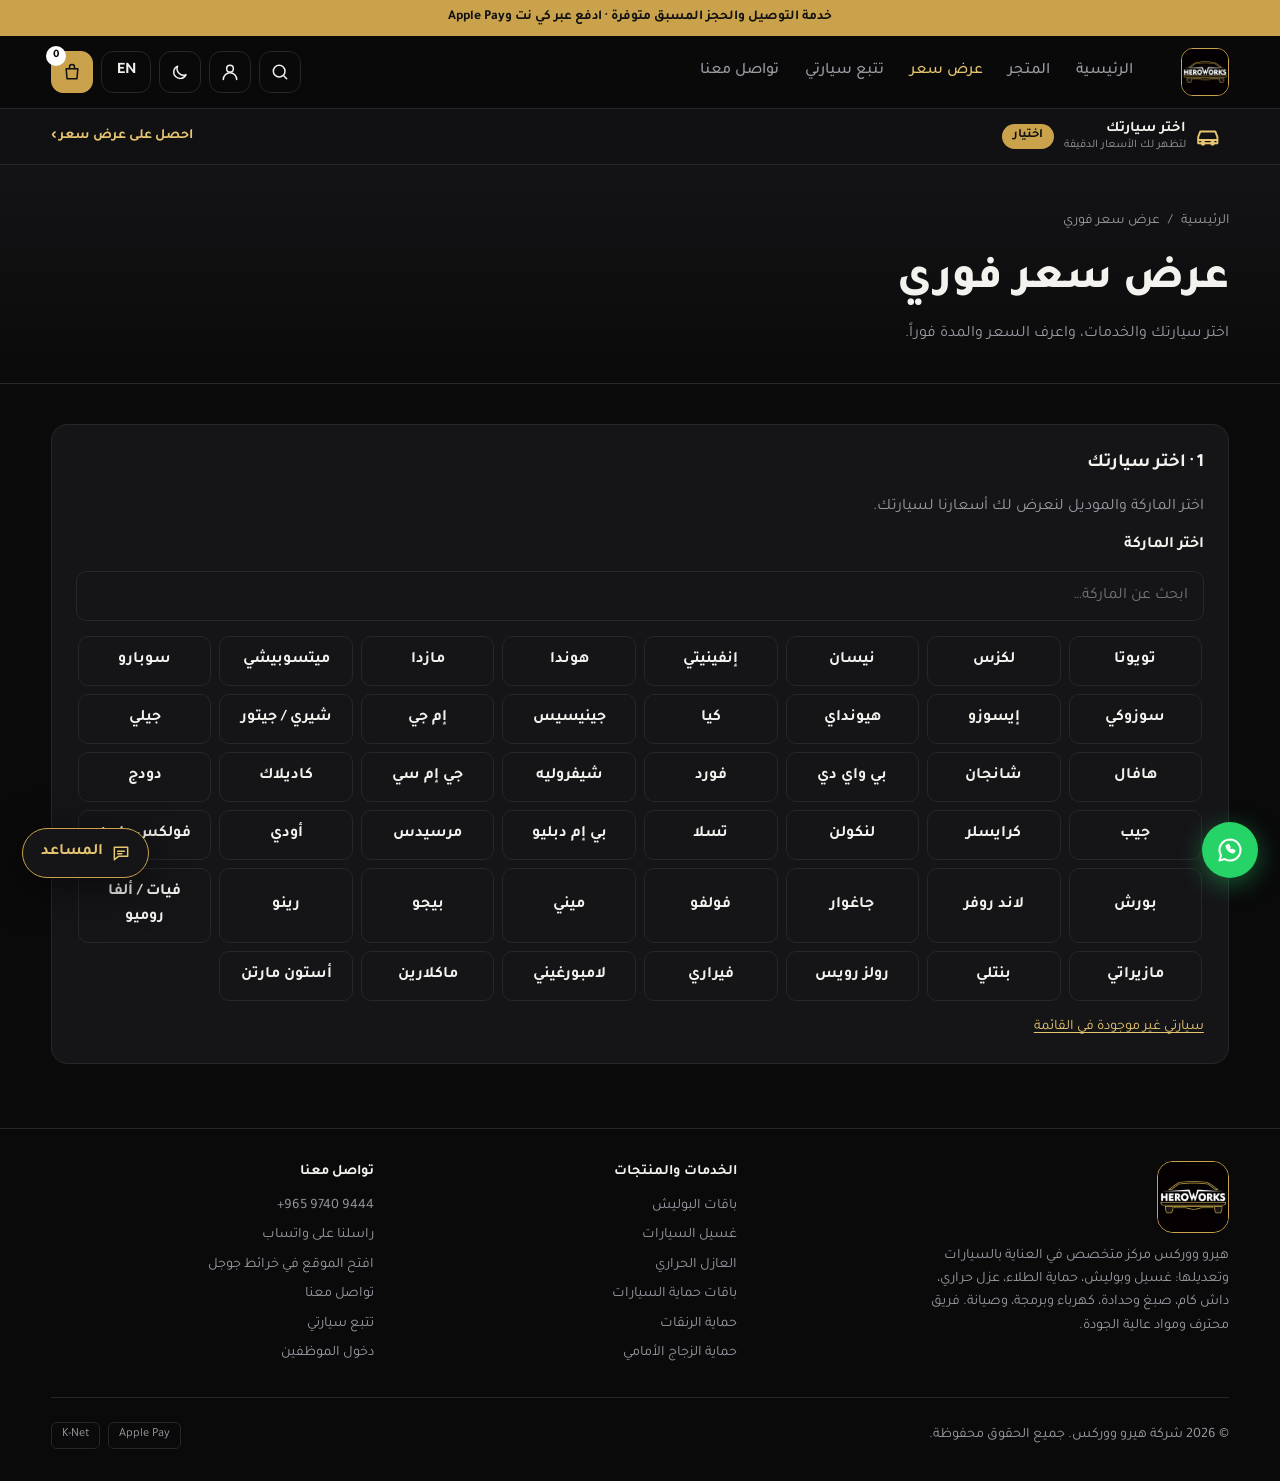
<file: quote.html>
<!DOCTYPE html>
<html lang="ar" dir="rtl">
<head>
  <meta charset="UTF-8">
  <meta name="viewport" content="width=device-width, initial-scale=1, viewport-fit=cover">
  <meta name="theme-color" content="#0a0a0b">
  <title>HeroWorks | هيرو ووركس</title>
  <meta name="description" content="HeroWorks garage: car wash, polishing, paint protection, window tint, parts and modifications. Book online.">
  <link rel="preconnect" href="https://fonts.googleapis.com">
  <link rel="preconnect" href="https://fonts.gstatic.com" crossorigin>
  <link href="https://fonts.googleapis.com/css2?family=Inter:wght@400;500;600;700;800&family=Tajawal:wght@400;500;700;800&display=swap" rel="stylesheet">
  <script>(function(){try{var t=JSON.parse(localStorage.getItem('hw_theme'))||'dark';t=t==='light'?'light':'dark';document.documentElement.dataset.theme=t;var m=document.querySelector('meta[name=theme-color]');if(m)m.content=t==='light'?'#faf8f3':'#0a0a0b'}catch(e){document.documentElement.dataset.theme='dark'}})();</script>
  <link rel="icon" type="image/png" href="assets/favicon.png">
  <link rel="apple-touch-icon" href="assets/logo-192.png">
  <link rel="stylesheet" href="styles.css">
</head>
<body data-page="quote" data-title="quote_title">
  <div id="site-header"></div>
  <main>
    <section class="page-hero"><div class="container">
      <nav class="crumbs" aria-label="Breadcrumb"><a href="index.html" data-i18n="home">الرئيسية</a><span>/</span><span data-i18n="quote_title"></span></nav>
      <h1 data-i18n="quote_title"></h1><p data-i18n="quote_sub"></p>
    </div></section>
    <section class="section section--tight"><div class="container" id="quoteRoot"></div></section>
  </main>
  <div id="site-footer"></div>
  <script src="js/data.js"></script>
  <script src="js/config.js"></script>
  <script src="js/vehicles.js"></script>
  <script src="js/pricing.js"></script>
  <script src="js/store.js"></script>
  <script src="js/i18n-v2.js"></script>
  <script src="js/common.js"></script>
  <script src="js/carpicker.js"></script>
  <script src="js/chatbot.js"></script>
  <script src="js/quote.js"></script>
</body>
</html>
</file>
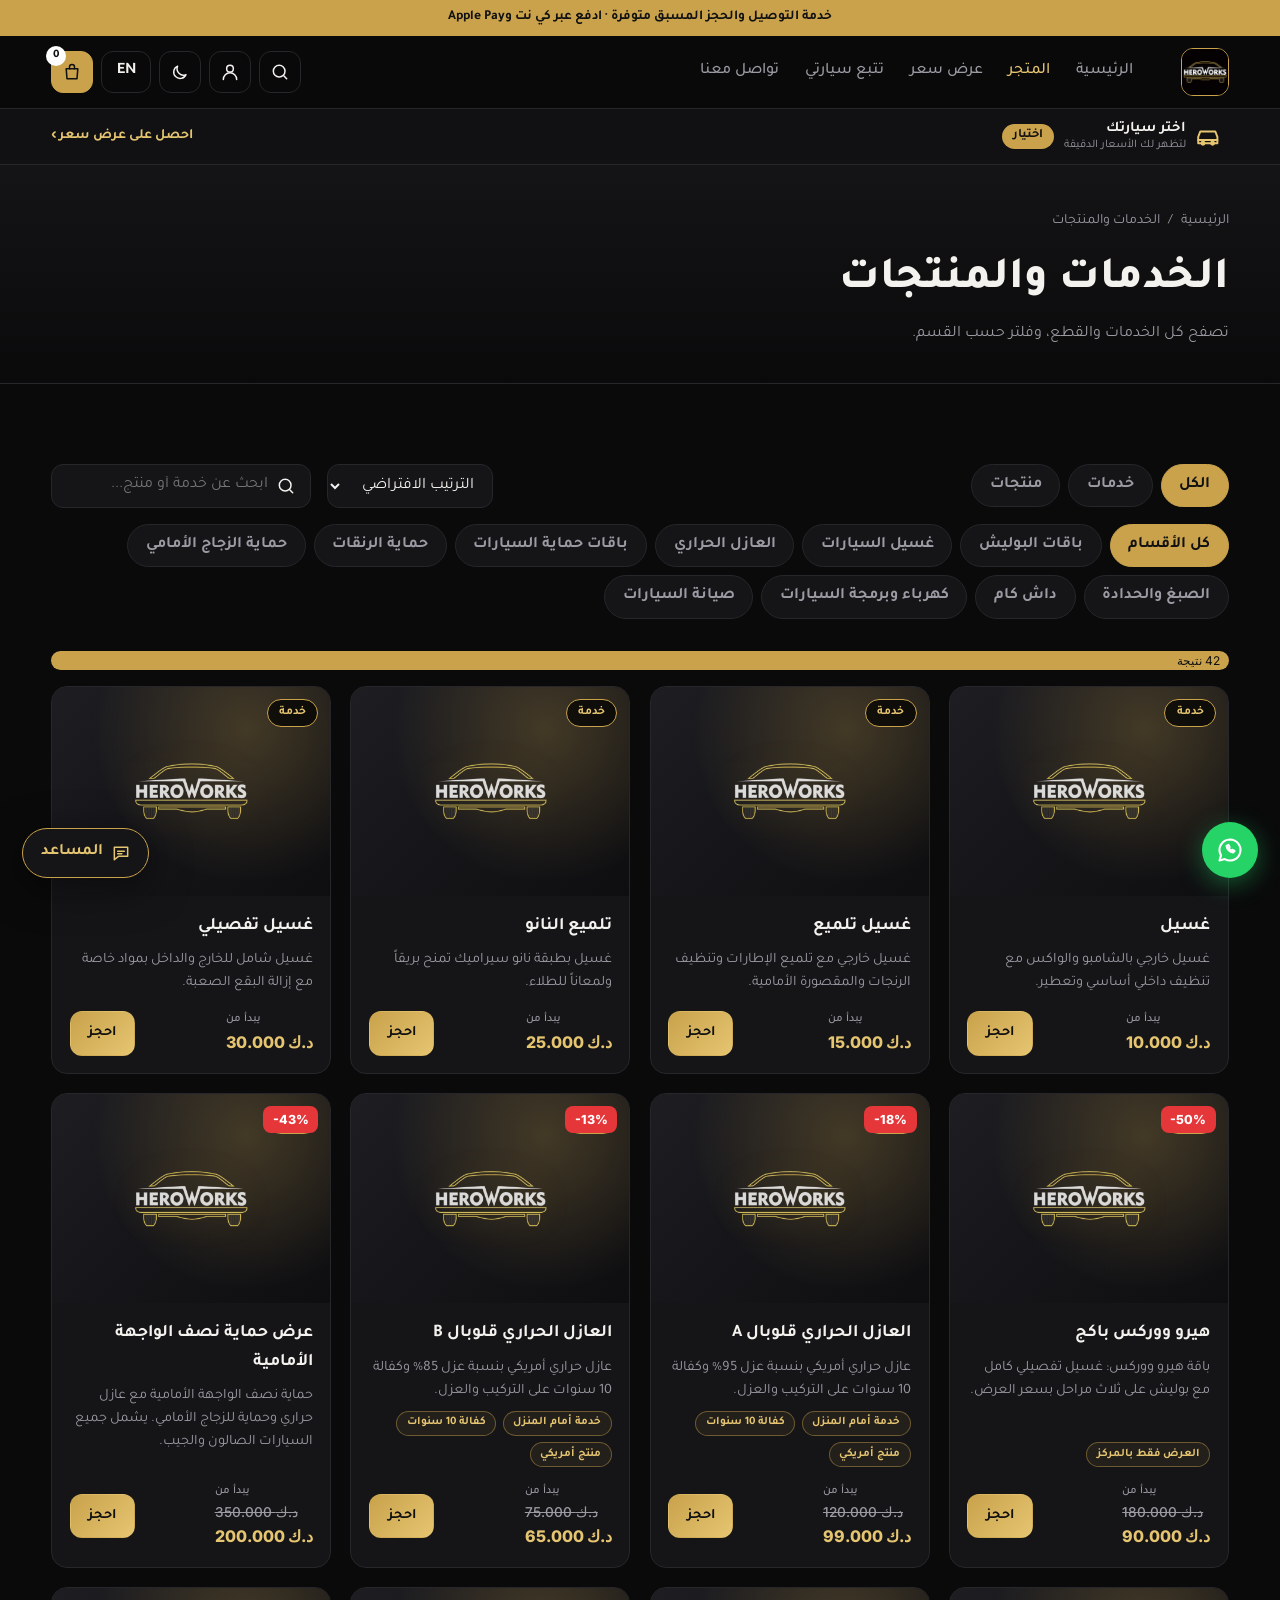
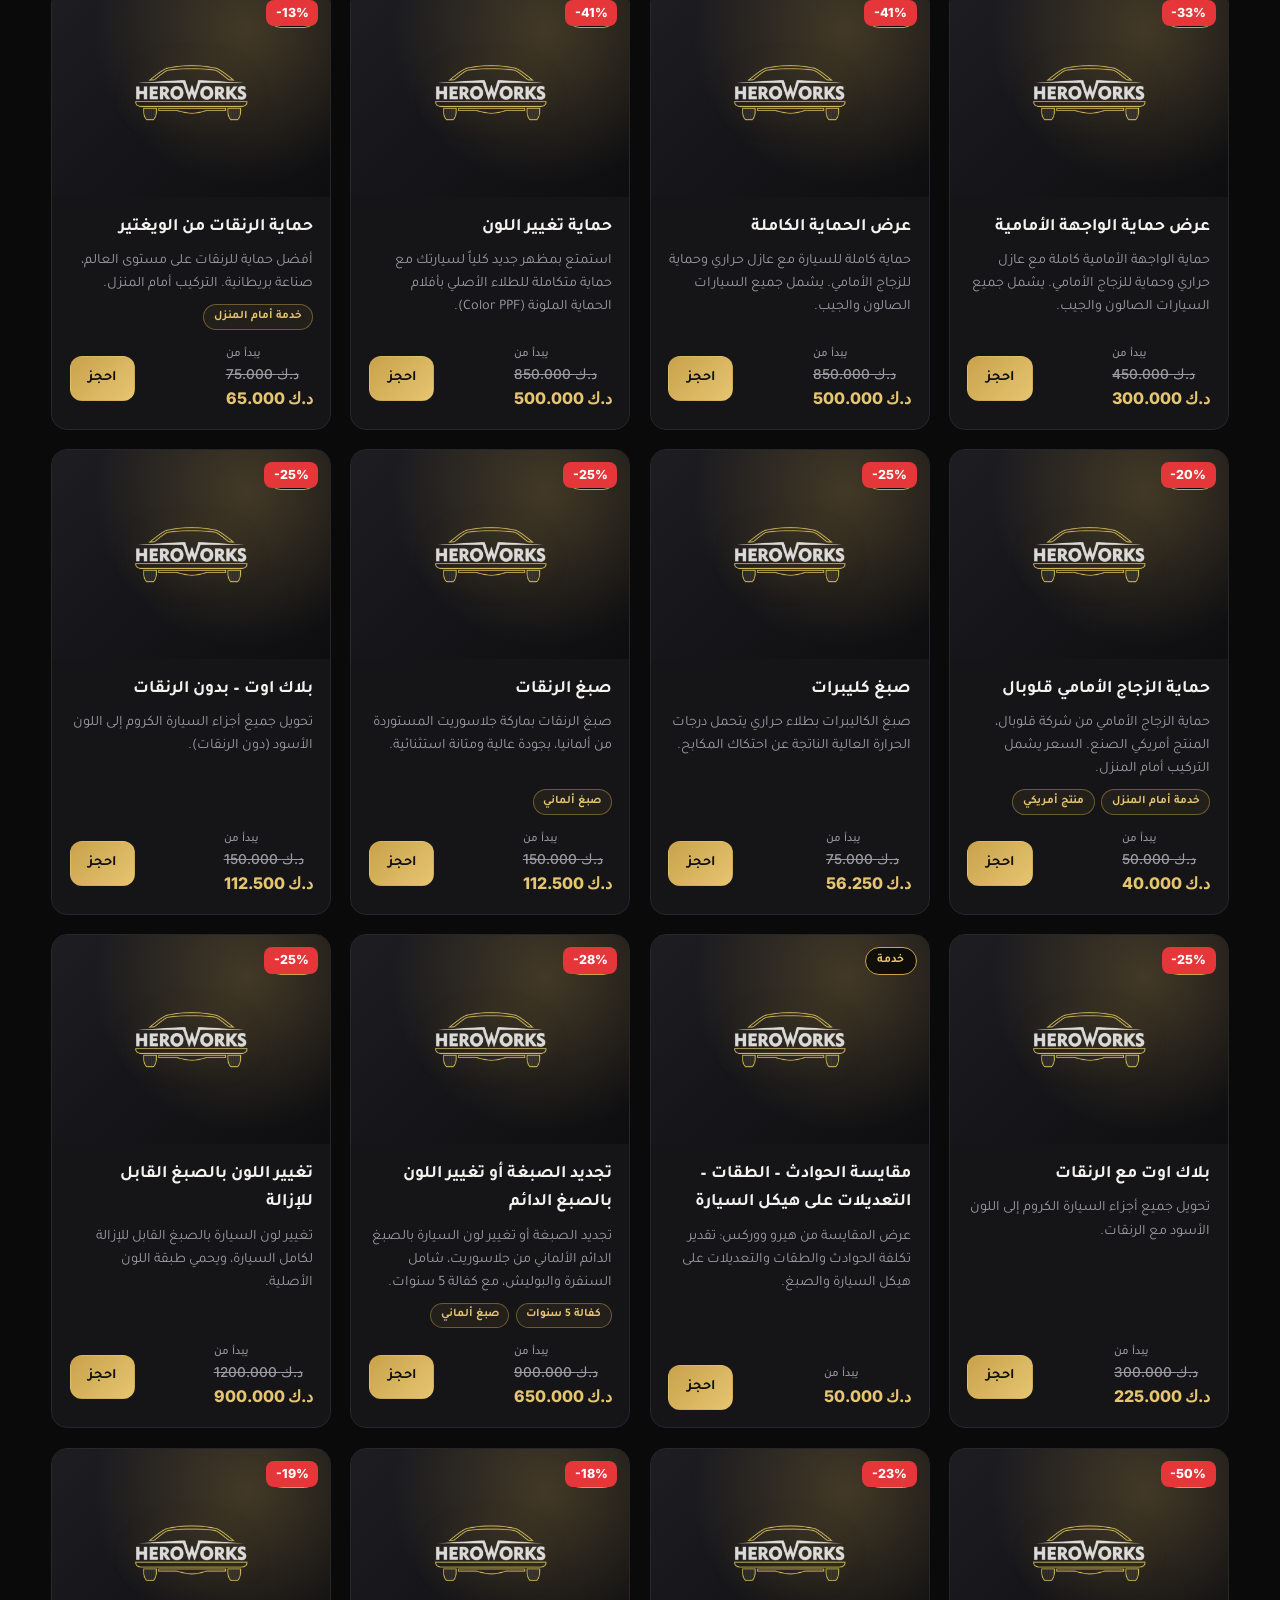
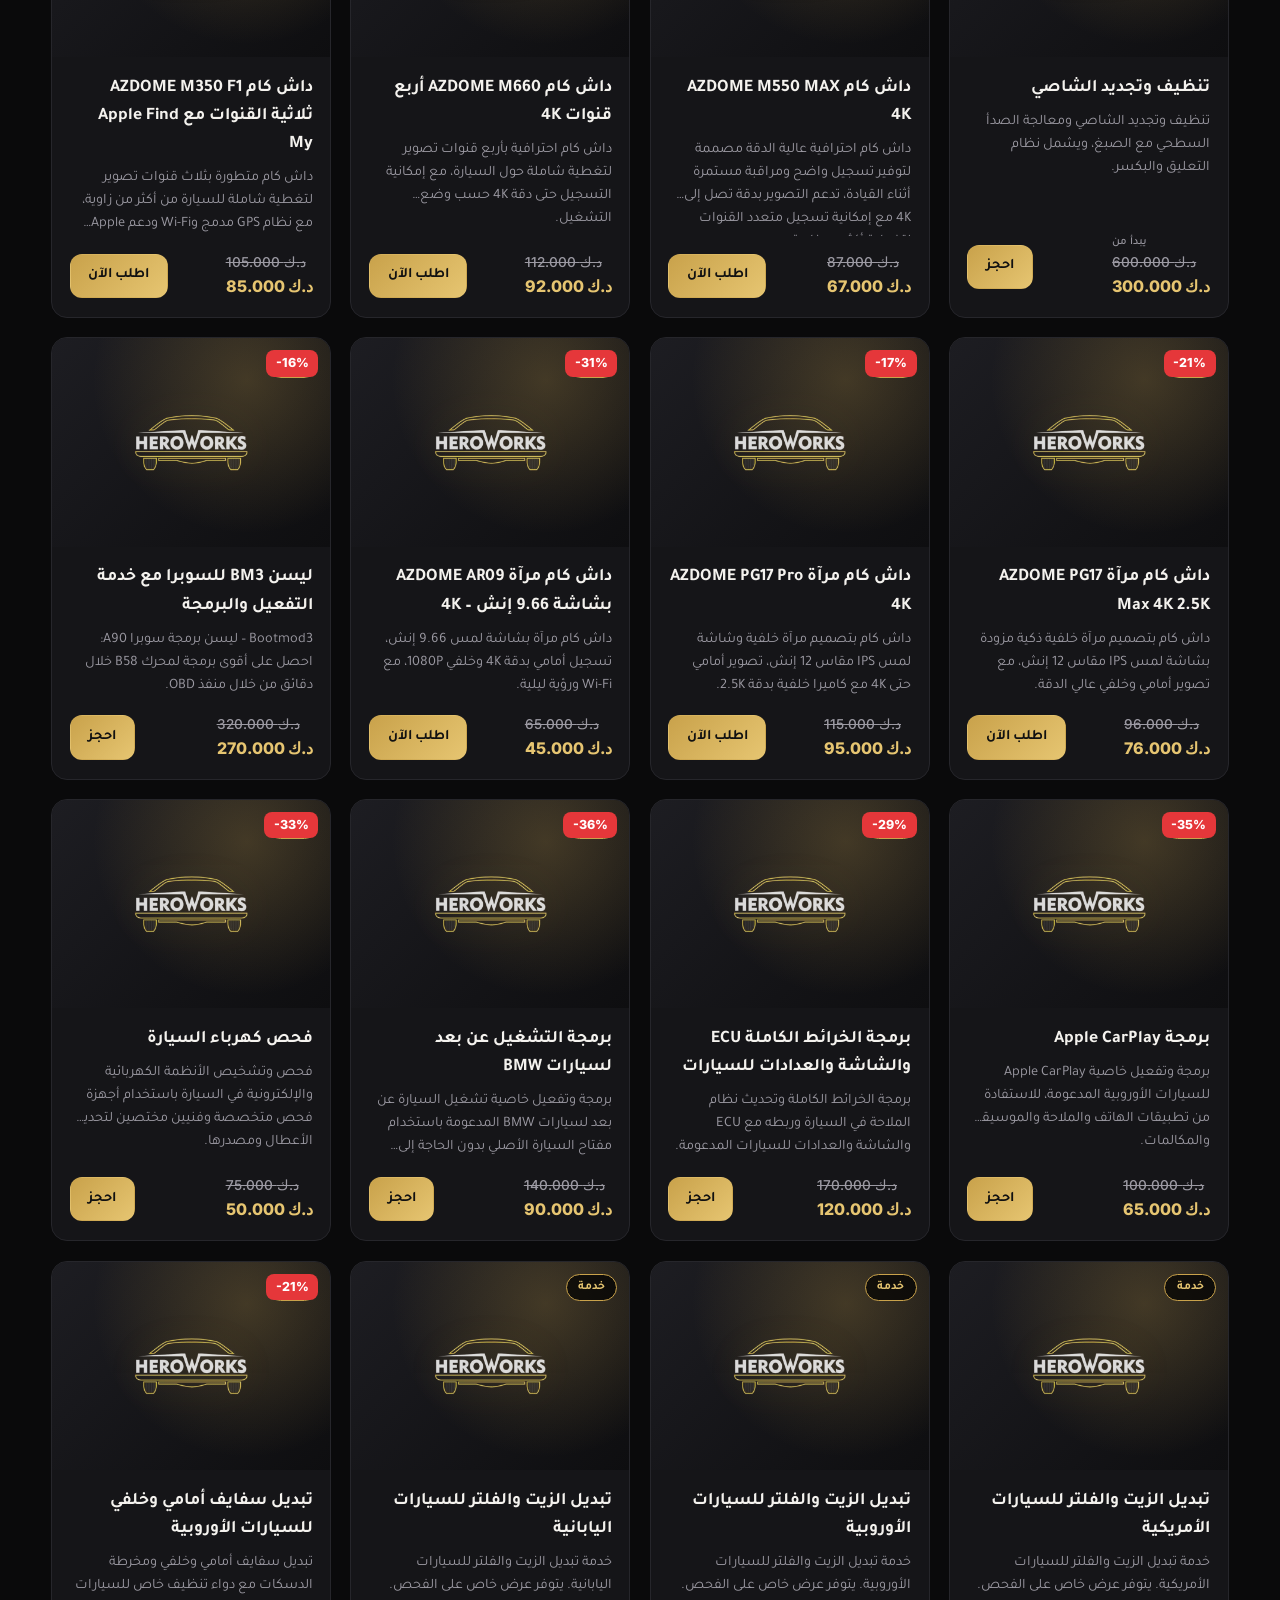
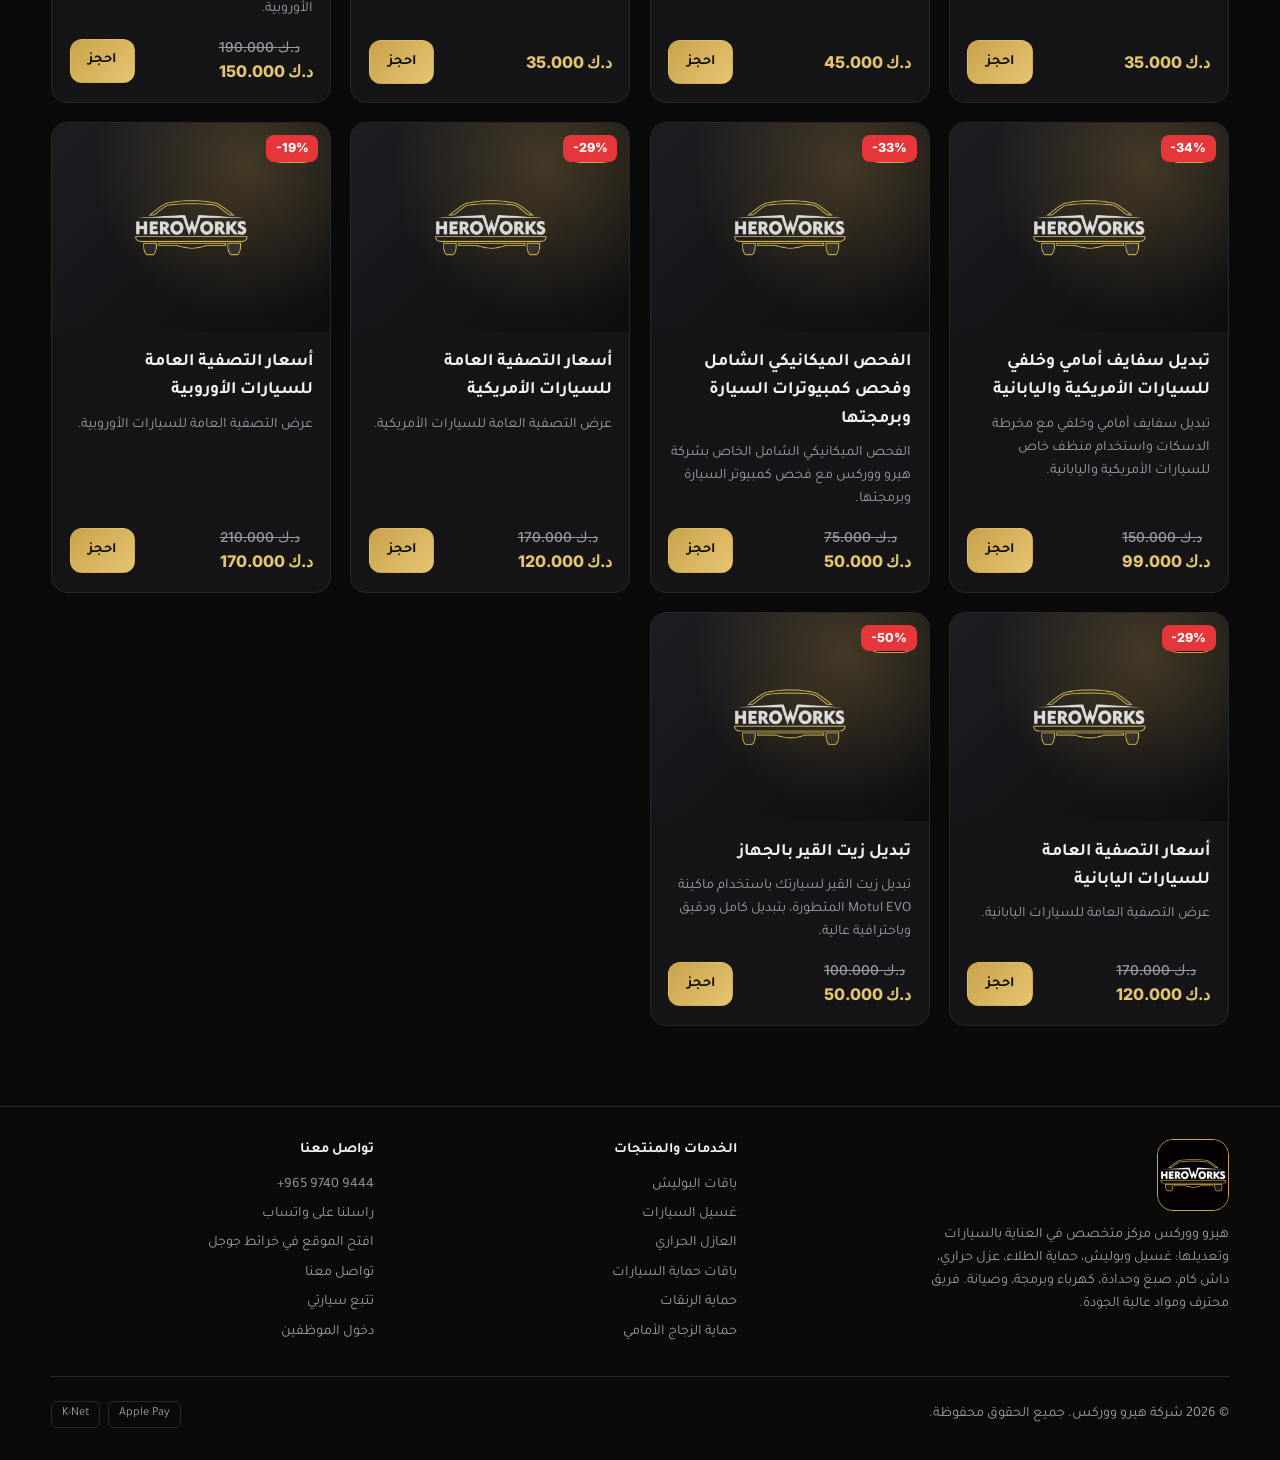
<file: shop.html>
<!DOCTYPE html>
<html lang="ar" dir="rtl">
<head>
  <meta charset="UTF-8">
  <meta name="viewport" content="width=device-width, initial-scale=1, viewport-fit=cover">
  <meta name="theme-color" content="#0a0a0b">
  <title>HeroWorks | هيرو ووركس</title>
  <meta name="description" content="HeroWorks garage: car wash, polishing, paint protection, window tint, parts and modifications. Book online.">
  <link rel="preconnect" href="https://fonts.googleapis.com">
  <link rel="preconnect" href="https://fonts.gstatic.com" crossorigin>
  <link href="https://fonts.googleapis.com/css2?family=Inter:wght@400;500;600;700;800&family=Tajawal:wght@400;500;700;800&display=swap" rel="stylesheet">
  <script>(function(){try{var t=JSON.parse(localStorage.getItem('hw_theme'))||'dark';t=t==='light'?'light':'dark';document.documentElement.dataset.theme=t;var m=document.querySelector('meta[name=theme-color]');if(m)m.content=t==='light'?'#faf8f3':'#0a0a0b'}catch(e){document.documentElement.dataset.theme='dark'}})();</script>
  <link rel="icon" type="image/png" href="assets/favicon.png">
  <link rel="apple-touch-icon" href="assets/logo-192.png">
  <link rel="stylesheet" href="styles.css">
</head>
<body data-page="shop" data-title="shop">
  <div id="site-header"></div>
  <main>
    <section class="page-hero"><div class="container">
      <nav class="crumbs" aria-label="Breadcrumb"><a href="index.html" data-i18n="home">الرئيسية</a><span>/</span><span data-i18n="shop_title"></span></nav>
      <h1 data-i18n="shop_title"></h1><p data-i18n="page_shop_sub"></p>
    </div></section>
    <section class="section">
      <div class="container">
        <div class="toolbar">
          <div class="chips" id="typeChips"></div>
          <select id="sortSel" class="sort" aria-label="Sort"></select>
          <label class="search">
            <svg viewBox="0 0 24 24"><circle cx="11" cy="11" r="7"/><path d="m20 20-3.5-3.5"/></svg>
            <input type="search" id="searchInput" data-i18n-ph="search_ph">
          </label>
        </div>
        <div class="chips chips--cats" id="catChips"></div>
        <p class="count" id="count"></p>
        <div class="grid" id="productGrid"></div>
        <p class="empty" id="emptyMsg" hidden data-i18n="empty"></p>
      </div>
    </section>
  </main>
  <div id="site-footer"></div>
  <script src="js/data.js"></script>
  <script src="js/config.js"></script>
  <script src="js/vehicles.js"></script>
  <script src="js/pricing.js"></script>
  <script src="js/store.js"></script>
  <script src="js/i18n-v2.js"></script>
  <script src="js/common.js"></script>
  <script src="js/carpicker.js"></script>
  <script src="js/chatbot.js"></script>
  <script src="js/shop.js"></script>
</body>
</html>
</file>
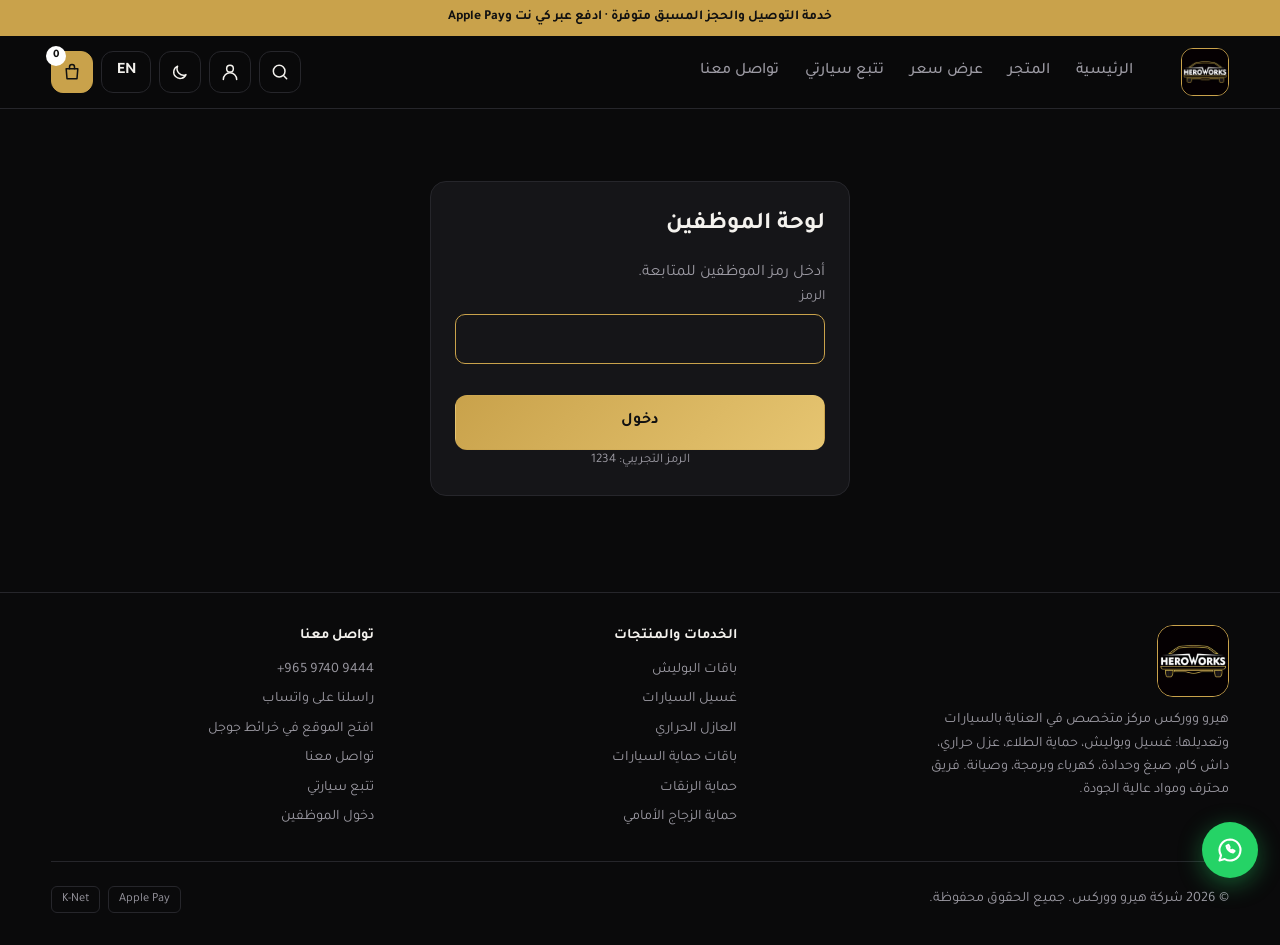
<file: staff.html>
<!DOCTYPE html>
<html lang="ar" dir="rtl">
<head>
  <meta charset="UTF-8">
  <meta name="viewport" content="width=device-width, initial-scale=1, viewport-fit=cover">
  <meta name="theme-color" content="#0a0a0b">
  <title>HeroWorks | هيرو ووركس</title>
  <meta name="description" content="HeroWorks garage: car wash, polishing, paint protection, window tint, parts and modifications. Book online.">
  <link rel="preconnect" href="https://fonts.googleapis.com">
  <link rel="preconnect" href="https://fonts.gstatic.com" crossorigin>
  <link href="https://fonts.googleapis.com/css2?family=Inter:wght@400;500;600;700;800&family=Tajawal:wght@400;500;700;800&display=swap" rel="stylesheet">
  <script>(function(){try{var t=JSON.parse(localStorage.getItem('hw_theme'))||'dark';t=t==='light'?'light':'dark';document.documentElement.dataset.theme=t;var m=document.querySelector('meta[name=theme-color]');if(m)m.content=t==='light'?'#faf8f3':'#0a0a0b'}catch(e){document.documentElement.dataset.theme='dark'}})();</script>
  <link rel="icon" type="image/png" href="assets/favicon.png">
  <link rel="apple-touch-icon" href="assets/logo-192.png">
  <link rel="stylesheet" href="styles.css">
</head>
<body data-page="staff" data-title="staff_title" data-nocar="1">
  <div id="site-header"></div>
  <main>
    <section class="section section--tight"><div class="container container--wide" id="staffRoot"></div></section>
  </main>
  <div id="site-footer"></div>
  <script src="js/data.js"></script>
  <script src="js/config.js"></script>
  <script src="js/vehicles.js"></script>
  <script src="js/pricing.js"></script>
  <script src="js/store.js"></script>
  <script src="js/i18n-v2.js"></script>
  <script src="js/common.js"></script>
  <script src="js/carpicker.js"></script>
  <script src="js/chatbot.js"></script>
  <script src="js/camera.js"></script>
  <script src="js/staff.js"></script>
</body>
</html>
</file>
<file: styles.css>
/* HeroWorks – black & gold storefront */
:root{
  color-scheme:dark;
  --bg:#0a0a0b; --bg2:#111113; --card:#151518; --line:#26262b; --line-strong:#44444b;
  --text:#f4f2ee; --muted:#9c9aa3;
  --gold:#c9a24b; --gold2:#e6c571; --gold-text:#e6c571; --danger:#e5604f; --ok:#4fbf7f;
  --radius:16px; --shadow:0 10px 40px rgba(0,0,0,.5);
  --header-bg:rgba(10,10,11,.85); --glass:rgba(255,255,255,.03); --hero-line:rgba(255,255,255,.018);
  --ph-a:#1d1d22; --ph-b:#0e0e10; --ph-ink:rgba(201,162,75,.55);
  --tag-bg:rgba(0,0,0,.7); --cat-overlay:linear-gradient(to top,rgba(0,0,0,.75),rgba(0,0,0,.15));
  --page-top:#141416; --cta-a:#1a1508; --cta-b:#0e0e10; --map-a:#121214; --map-b:#0e0e10;
  --font:'Tajawal','Inter',system-ui,sans-serif;
}
/* Light theme: warm paper background, deeper gold for readable text */
:root[data-theme="light"]{
  color-scheme:light;
  --bg:#faf8f3; --bg2:#f1eee6; --card:#ffffff; --line:#e3ddcf; --line-strong:#c9c1ad;
  --text:#18181b; --muted:#66656c;
  --gold:#c9a24b; --gold2:#e0b95a; --gold-text:#8a6410; --danger:#c8402f; --ok:#1f9d5a;
  --shadow:0 10px 30px rgba(60,45,10,.14);
  --header-bg:rgba(250,248,243,.9); --glass:rgba(0,0,0,.03); --hero-line:rgba(0,0,0,.035);
  --tag-bg:rgba(255,255,255,.92); --cat-overlay:linear-gradient(to top,rgba(24,18,4,.82),rgba(24,18,4,.5));
  --page-top:#efe9d8; --cta-a:#f3e6bf; --cta-b:#faf3dd; --map-a:#f1eee6; --map-b:#e9e4d6;
}
html[lang="en"]{ --font:'Inter','Tajawal',system-ui,sans-serif; }
*{box-sizing:border-box;margin:0;padding:0}
html{scroll-behavior:smooth;scroll-padding-top:90px}
body{background:var(--bg);color:var(--text);font-family:var(--font);line-height:1.6;-webkit-font-smoothing:antialiased}
a{color:inherit;text-decoration:none}
button,input,select,textarea{font:inherit;color:inherit}
button{cursor:pointer;background:none;border:0}
svg{width:1.25em;height:1.25em;fill:none;stroke:currentColor;stroke-width:1.8;stroke-linecap:round;stroke-linejoin:round}
.container{width:min(1200px,92%);margin-inline:auto}
:focus-visible{outline:2px solid var(--gold);outline-offset:2px}

/* top bar + header */
.topbar{background:var(--gold);color:#111;text-align:center;font-size:.85rem;font-weight:700;padding:.45rem 1rem}
.header{position:sticky;top:0;z-index:50;background:var(--header-bg);backdrop-filter:blur(14px);border-bottom:1px solid var(--line)}
.header__inner{display:flex;align-items:center;gap:2rem;height:72px}
.brand{display:flex;align-items:center;gap:.6rem;color:var(--gold-text)}
.brand__mark{width:44px;height:22px}
.brand__text{font-family:'Inter',sans-serif;font-weight:800;letter-spacing:.06em;color:var(--text);direction:ltr}
.brand__text b{color:var(--gold-text)}
.nav{display:flex;gap:1.6rem;margin-inline-start:1rem;flex:1}
.nav a{color:var(--muted);font-weight:500;transition:.2s}
.nav a:hover,.nav a.active{color:var(--gold-text)}
.header__actions{display:flex;align-items:center;gap:.5rem}
.icon-btn{width:42px;height:42px;border:1px solid var(--line);border-radius:12px;display:grid;place-items:center;position:relative;transition:.2s}
.icon-btn:hover{border-color:var(--gold);color:var(--gold-text)}
.lang-btn{height:42px;padding:0 .9rem;border:1px solid var(--line);border-radius:12px;font-weight:700;transition:.2s}
.lang-btn:hover{border-color:var(--gold);color:var(--gold-text)}
.cart-btn{background:var(--gold);color:#111;border-color:var(--gold)}
.cart-btn:hover{color:#111;filter:brightness(1.1)}
.badge{position:absolute;top:-6px;inset-inline-end:-6px;min-width:20px;height:20px;border-radius:10px;background:#fff;color:#111;font-size:.72rem;font-weight:800;display:grid;place-items:center;padding:0 5px}
.menu-btn{display:none}

/* hero */
.hero{position:relative;overflow:hidden;padding:6rem 0 5rem}
.hero__bg{position:absolute;inset:0;background:
  radial-gradient(60% 60% at 75% 30%,rgba(201,162,75,.22),transparent 70%),
  radial-gradient(50% 50% at 10% 90%,rgba(201,162,75,.1),transparent 70%),
  repeating-linear-gradient(115deg,transparent 0 40px,var(--hero-line) 40px 41px)}
html[dir="rtl"] .hero__bg{transform:scaleX(-1)}
.hero__inner{position:relative;display:grid;grid-template-columns:minmax(0,1.15fr) minmax(0,.85fr);gap:3rem;align-items:center}
.hero__text{max-width:680px}
.eyebrow{color:var(--gold-text);font-weight:700;letter-spacing:.04em;margin-bottom:1rem}
.hero h1{font-size:clamp(2.4rem,6vw,4.6rem);line-height:1.1;font-weight:800;margin-bottom:1.2rem}
.hero h1 em{font-style:normal;color:var(--gold-text);background:linear-gradient(90deg,var(--gold),var(--gold2));-webkit-background-clip:text;background-clip:text;-webkit-text-fill-color:transparent}
.hero__lead{color:var(--muted);font-size:1.15rem;max-width:560px;margin-bottom:2rem}
.hero__cta{display:flex;gap:.8rem;flex-wrap:wrap;margin-bottom:3rem}
.hero__stats{display:flex;gap:2.5rem;list-style:none;flex-wrap:wrap}
.hero__stats strong{display:block;font-size:1.8rem;color:var(--gold-text);font-family:'Inter',sans-serif}
.hero__stats span{color:var(--muted);font-size:.9rem}

.btn{display:inline-flex;align-items:center;justify-content:center;gap:.5rem;padding:.85rem 1.6rem;border-radius:12px;font-weight:700;border:1px solid transparent;transition:.2s}
.btn--gold{background:linear-gradient(135deg,var(--gold),var(--gold2));color:#111}
.btn--gold:hover{transform:translateY(-2px);box-shadow:0 8px 24px rgba(201,162,75,.35)}
.btn--ghost{border-color:var(--line-strong);background:var(--glass)}
.btn--ghost:hover{border-color:var(--gold);color:var(--gold-text)}
.btn--block{width:100%}
.btn[disabled]{opacity:.4;pointer-events:none}

/* strip */
.strip{border-block:1px solid var(--line);background:var(--bg2)}
.strip__inner{display:grid;grid-template-columns:repeat(4,1fr);gap:1rem;padding:1.2rem 0}
.strip__inner div{display:flex;align-items:center;gap:.7rem;color:var(--muted);font-size:.95rem}
.strip svg{color:var(--gold-text);width:1.6em;height:1.6em;flex:none}

/* sections */
.section{padding:5rem 0}
.section--alt{background:var(--bg2);border-block:1px solid var(--line)}
.section__head{margin-bottom:2.2rem}
.section__head h2{font-size:clamp(1.7rem,3.5vw,2.4rem);font-weight:800}
.section__head p{color:var(--muted);margin-top:.4rem}

/* placeholder image */
.ph{position:relative;background:
  linear-gradient(135deg,var(--ph-a),var(--ph-b));display:grid;place-items:center;overflow:hidden}
.ph::before{content:"";position:absolute;inset:0;background:radial-gradient(circle at 70% 20%,rgba(201,162,75,.25),transparent 60%)}
.ph img{position:absolute;inset:0;width:100%;height:100%;object-fit:cover}

/* categories */
.cat-grid{display:grid;grid-template-columns:repeat(5,1fr);gap:1rem}
.cat{position:relative;aspect-ratio:1/1;border-radius:var(--radius);overflow:hidden;border:1px solid var(--line);text-align:center;transition:.25s}
.cat:hover{transform:translateY(-4px);border-color:var(--gold)}
.cat .ph{position:absolute;inset:0}
.cat::after{content:"";position:absolute;inset:0;background:var(--cat-overlay)}
.cat__label{position:absolute;inset:0;z-index:2;display:flex;flex-direction:column;align-items:center;justify-content:center;gap:.6rem;font-weight:800;font-size:1.1rem;padding:1rem}
.cat__count{width:34px;height:34px;border-radius:50%;background:#fff;color:#111;display:grid;place-items:center;font-size:.9rem;font-weight:800}

/* toolbar */
.toolbar{display:flex;gap:1rem;justify-content:space-between;align-items:center;flex-wrap:wrap;margin-bottom:1rem}
.chips{display:flex;gap:.5rem;flex-wrap:wrap}
.chip{padding:.5rem 1.1rem;border:1px solid var(--line);border-radius:999px;font-weight:600;color:var(--muted);transition:.2s;background:var(--card)}
.chip:hover{color:var(--text);border-color:var(--line-strong)}
.chip.active{background:var(--gold);border-color:var(--gold);color:#111}
.chips--cats{margin-bottom:2rem}
.search{display:flex;align-items:center;gap:.5rem;background:var(--card);border:1px solid var(--line);border-radius:12px;padding:0 .9rem;height:44px;min-width:260px}
.search input{background:none;border:0;outline:0;flex:1}
.search:focus-within{border-color:var(--gold)}

/* product grid */
.grid{display:grid;grid-template-columns:repeat(auto-fill,minmax(260px,1fr));gap:1.2rem}
.card{background:var(--card);border:1px solid var(--line);border-radius:var(--radius);overflow:hidden;display:flex;flex-direction:column;transition:.25s}
.card:hover{border-color:var(--gold);transform:translateY(-4px);box-shadow:var(--shadow)}
.card__media{position:relative}
.card .ph{aspect-ratio:4/3}
.card__tag{position:absolute;top:12px;inset-inline-start:12px;z-index:2;background:var(--tag-bg);border:1px solid var(--gold);color:var(--gold-text);font-size:.75rem;font-weight:700;padding:.2rem .7rem;border-radius:999px}
.card__body{padding:1.1rem;display:flex;flex-direction:column;gap:.5rem;flex:1}
.card__body h3{font-size:1.1rem}
.card__body p{color:var(--muted);font-size:.9rem;flex:1}
.card__foot{display:flex;justify-content:space-between;align-items:center;margin-top:.5rem;gap:.5rem}
.price{font-family:'Inter',sans-serif;font-weight:800;color:var(--gold-text);direction:ltr}
.price small{display:block;font-family:var(--font);font-weight:500;color:var(--muted);font-size:.72rem}
.card .btn{padding:.6rem 1.1rem;font-size:.9rem}
.empty{text-align:center;color:var(--muted);padding:3rem}

/* steps */
.steps{list-style:none;display:grid;grid-template-columns:repeat(4,1fr);gap:1.2rem}
.steps li{background:var(--card);border:1px solid var(--line);border-radius:var(--radius);padding:1.5rem}
.steps__n{width:42px;height:42px;border-radius:50%;background:var(--gold);color:#111;display:grid;place-items:center;font-weight:800;margin-bottom:1rem;font-family:'Inter',sans-serif}
.steps h3{margin-bottom:.3rem}
.steps p{color:var(--muted);font-size:.92rem}

/* contact */
.contact{display:grid;grid-template-columns:1fr 1fr;gap:3rem;align-items:center}
.contact h2{font-size:2rem;margin-bottom:.5rem}
.contact p{color:var(--muted);margin-bottom:1.5rem}
.contact__list{list-style:none;display:grid;gap:1rem}
.contact__list li{display:flex;flex-direction:column;border-inline-start:3px solid var(--gold);padding-inline-start:1rem}
.contact__list b{color:var(--gold-text)}
.map-ph{aspect-ratio:16/10;border-radius:var(--radius);border:1px dashed var(--line-strong);display:grid;place-items:center;color:var(--muted);background:repeating-linear-gradient(45deg,var(--map-a) 0 14px,var(--map-b) 14px 28px)}

.footer{padding:2rem 0;border-top:1px solid var(--line);color:var(--muted);font-size:.9rem}
.footer__inner{display:flex;justify-content:space-between;align-items:center;gap:1rem;flex-wrap:wrap}
.pay{display:flex;gap:.5rem}
.pay i{font-style:normal;border:1px solid var(--line);border-radius:6px;padding:.15rem .6rem;font-size:.78rem}

.whatsapp{position:fixed;bottom:22px;inset-inline-start:22px;z-index:40;width:56px;height:56px;border-radius:50%;background:#25d366;color:#fff;display:grid;place-items:center;box-shadow:0 6px 24px rgba(37,211,102,.4);transition:.2s}
.whatsapp:hover{transform:scale(1.08)}
.whatsapp svg{width:28px;height:28px}

/* modal */
.group legend{font-weight:800;margin-bottom:.6rem;display:flex;gap:.5rem;align-items:center}
.group legend small{color:var(--muted);font-weight:500}
.group{border:0}
.opts{display:grid;gap:.5rem}
.opt{display:flex;align-items:center;gap:.8rem;padding:.75rem 1rem;border:1px solid var(--line);border-radius:12px;background:var(--card);cursor:pointer;transition:.2s}
.opt:hover{border-color:var(--line-strong)}
.opt input{accent-color:var(--gold);width:18px;height:18px}
.opt span{flex:1}
.opt em{font-style:normal;font-family:'Inter',sans-serif;font-weight:700;color:var(--gold-text);direction:ltr;font-size:.9rem}
.opt:has(input:checked){border-color:var(--gold);background:rgba(201,162,75,.08)}
.slots{display:grid;grid-template-columns:repeat(auto-fill,minmax(88px,1fr));gap:.5rem}
.slot{padding:.55rem;border:1px solid var(--line);border-radius:10px;text-align:center;font-family:'Inter',sans-serif;font-size:.88rem;background:var(--card);direction:ltr}
.slot:hover:not(:disabled){border-color:var(--gold)}
.slot.active{background:var(--gold);color:#111;border-color:var(--gold);font-weight:700}
.slot:disabled{opacity:.3;text-decoration:line-through;cursor:not-allowed}
.field{display:grid;gap:.35rem;margin-bottom:.8rem}
.field label{font-size:.88rem;color:var(--muted)}
.field input,.field select,.field textarea{background:var(--card);border:1px solid var(--line);border-radius:10px;padding:.7rem .9rem;width:100%;outline:0}
.field input:focus,.field select:focus,.field textarea:focus{border-color:var(--gold)}
.qty{display:flex;align-items:center;border:1px solid var(--line);border-radius:10px;overflow:hidden}
.qty button{width:36px;height:40px;font-size:1.2rem}
.qty button:hover{background:var(--card);color:var(--gold-text)}
.qty span{min-width:30px;text-align:center;font-weight:700}
.total{flex:1}
.total small{display:block;color:var(--muted);font-size:.75rem}
.total strong{font-size:1.4rem;color:var(--gold-text);font-family:'Inter',sans-serif;direction:ltr;display:inline-block}
.err{color:var(--danger);font-size:.85rem;min-height:1.2em}

/* drawer */
.line{display:grid;grid-template-columns:64px 1fr auto;gap:.8rem;padding:.8rem;border:1px solid var(--line);border-radius:12px;background:var(--card)}
.line .ph{width:64px;height:64px;border-radius:10px}
.line h4{font-size:.95rem}
.line small{display:block;color:var(--muted);font-size:.78rem;line-height:1.4}
.line__side{text-align:end;display:flex;flex-direction:column;justify-content:space-between;align-items:flex-end}
.line__rm{color:var(--muted);font-size:.8rem}
.line__rm:hover{color:var(--danger)}
.sum{border-top:1px solid var(--line);padding-top:1rem;display:grid;gap:.5rem;margin-top:auto}
.sum div{display:flex;justify-content:space-between;color:var(--muted)}
.sum .grand{color:var(--text);font-weight:800;font-size:1.2rem}
.sum .grand span:last-child{color:var(--gold-text);direction:ltr}
.pay-opts{display:grid;grid-template-columns:repeat(3,1fr);gap:.5rem;margin-bottom:.8rem}
.pay-opts label{border:1px solid var(--line);border-radius:10px;padding:.6rem .3rem;text-align:center;font-size:.82rem;cursor:pointer;background:var(--card)}
.pay-opts input{display:none}
.pay-opts label:has(input:checked){border-color:var(--gold);color:var(--gold-text);background:rgba(201,162,75,.08)}
.done{text-align:center;padding:2rem 1rem;display:grid;gap:1rem;justify-items:center}
.done__icon{width:72px;height:72px;border-radius:50%;background:rgba(79,191,127,.15);color:var(--ok);display:grid;place-items:center}
.done__icon svg{width:36px;height:36px}
.done code{background:var(--card);border:1px dashed var(--gold);padding:.4rem 1rem;border-radius:8px;color:var(--gold-text);font-family:'Inter',monospace;letter-spacing:.08em}
.muted{color:var(--muted)}

.toast{position:fixed;bottom:24px;left:50%;transform:translate(-50%,20px);background:var(--gold);color:#111;font-weight:700;padding:.7rem 1.4rem;border-radius:12px;opacity:0;pointer-events:none;transition:.3s;z-index:120}
.toast.show{opacity:1;transform:translate(-50%,0)}

/* responsive */
@media (max-width:960px){
  .cat-grid{grid-template-columns:repeat(3,1fr)}
  .strip__inner{grid-template-columns:repeat(2,1fr)}
  .steps{grid-template-columns:repeat(2,1fr)}
  .contact{grid-template-columns:1fr}
}
@media (max-width:760px){
  .menu-btn{display:grid}
  .nav{position:absolute;top:72px;inset-inline:0;background:var(--bg);border-bottom:1px solid var(--line);flex-direction:column;padding:1rem 4%;gap:1rem;display:none}
  .nav.open{display:flex}
  .header__inner{gap:.8rem}
  .brand{flex:1}
  .hero{padding:4rem 0 3rem}
  .search{min-width:100%}
  .steps{grid-template-columns:1fr}
}
@media (prefers-reduced-motion:reduce){*{transition:none !important;scroll-behavior:auto !important}}

/* ---------- multi-page additions ---------- */
.container--narrow{width:min(760px,92%)}
.section--tight{padding:2.5rem 0 4rem}
.section__head--row{display:flex;justify-content:space-between;align-items:flex-end;gap:1rem;flex-wrap:wrap}
.page-hero{padding:2.8rem 0 2.2rem;background:linear-gradient(180deg,var(--page-top),var(--bg));border-bottom:1px solid var(--line)}
.page-hero--slim{padding:1.2rem 0;background:var(--bg)}
.page-hero h1{font-size:clamp(1.9rem,4vw,2.8rem);font-weight:800}
.page-hero p{color:var(--muted);margin-top:.3rem}
.crumbs{display:flex;gap:.5rem;flex-wrap:wrap;color:var(--muted);font-size:.88rem;margin-bottom:.8rem}
.crumbs a:hover{color:var(--gold-text)}
.page-hero--slim .crumbs{margin:0}
.count{color:var(--muted);font-size:.9rem;margin-bottom:1rem}
.card__body h3 a:hover{color:var(--gold-text)}
.card__tag--inline{position:static;display:inline-block;align-self:flex-start;margin-bottom:.6rem}

.cta{background:linear-gradient(135deg,var(--cta-a),var(--cta-b));border-block:1px solid var(--line)}
.cta__inner{display:flex;justify-content:space-between;align-items:center;gap:1.5rem;flex-wrap:wrap;padding:3.2rem 0}
.cta h2{font-size:clamp(1.5rem,3vw,2.1rem)}
.cta p{color:var(--muted)}

/* product page */
.pp{display:grid;grid-template-columns:1fr 1.1fr;gap:2.5rem;align-items:start}
.pp__media{position:sticky;top:96px;border-radius:var(--radius);overflow:hidden;border:1px solid var(--line)}
.pp__media .ph{aspect-ratio:1/1}
.pp__form{display:flex;flex-direction:column;gap:1.4rem}
.pp__form h1{font-size:clamp(1.7rem,3.5vw,2.4rem);line-height:1.2}
.field{display:grid;gap:.35rem;margin-bottom:.9rem}
.buybar{position:sticky;bottom:0;display:flex;gap:1rem;align-items:center;padding:1rem 0;background:linear-gradient(0deg,var(--bg) 70%,transparent);border-top:1px solid var(--line)}
.qty--sm{display:inline-flex;margin-top:.5rem}
.qty--sm button{height:30px;width:30px}

/* cart / checkout / confirmation */
.two-col{display:grid;grid-template-columns:1.6fr .9fr;gap:1.6rem;align-items:start}
.panel{background:var(--card);border:1px solid var(--line);border-radius:var(--radius);padding:1.5rem}
.panel h2,.panel h3{margin-bottom:1rem}
.summary{position:sticky;top:96px;display:grid;gap:1rem}
.summary h3{margin:0}
.lines{display:grid;gap:.8rem}
.line{display:grid;grid-template-columns:84px 1fr auto;gap:1rem;padding:1rem;border:1px solid var(--line);border-radius:12px;background:var(--card)}
.line .ph{width:84px;height:84px;border-radius:10px}
.line h4{font-size:1rem}
.line h4 a:hover{color:var(--gold-text)}
.line small{display:block;color:var(--muted);font-size:.8rem;line-height:1.5}
.line__side{text-align:end;display:flex;flex-direction:column;justify-content:space-between;align-items:flex-end;gap:.4rem}
.line__rm{color:var(--muted);font-size:.82rem;text-decoration:underline;text-underline-offset:3px}
.line__rm:hover{color:var(--gold-text)}
.lines--compact .line{grid-template-columns:56px 1fr auto;padding:.7rem;border:0;border-bottom:1px solid var(--line);border-radius:0;background:none}
.lines--compact .ph{width:56px;height:56px}
.sum{display:grid;gap:.5rem}
.sum .grand{color:var(--text);font-weight:800;font-size:1.25rem;padding-top:.6rem;border-top:1px solid var(--line)}
.pay-opts{display:grid;grid-template-columns:repeat(3,1fr);gap:.5rem}
.pay-opts label{border:1px solid var(--line);border-radius:10px;padding:.7rem .3rem;text-align:center;font-size:.85rem;cursor:pointer;background:var(--bg2);color:var(--text)}
.done{text-align:center;padding:2.5rem 1rem;display:grid;gap:1rem;justify-items:center}
.facts{display:grid;gap:.7rem;margin-top:1.2rem;padding-top:1.2rem;border-top:1px solid var(--line)}
.facts div{display:flex;justify-content:space-between;gap:1rem}
.facts dt{color:var(--muted)}
.actions{display:flex;gap:.8rem;justify-content:center;margin-top:1.5rem;flex-wrap:wrap}
.contact .map-ph{margin-top:2rem}

.footer__grid{display:grid;grid-template-columns:1.4fr 1fr 1fr;gap:2.5rem;padding-bottom:2rem;margin-bottom:1.5rem;border-bottom:1px solid var(--line)}
.footer__grid h4{color:var(--text);margin-bottom:.7rem}
.footer__grid ul{list-style:none;display:grid;gap:.4rem}
.footer__grid a:hover{color:var(--gold-text)}


@media (max-width:960px){
  .pp,.two-col{grid-template-columns:1fr}
  .pp__media,.summary{position:static}
  .pp__media .ph{aspect-ratio:16/10}
  .footer__grid{grid-template-columns:1fr}
}
@media print{.topbar,.header,.footer,.whatsapp,.actions{display:none !important}body{background:#fff;color:#000}}

/* ---------- catalog details ---------- */
.card__off{position:absolute;top:12px;inset-inline-end:12px;z-index:2;background:#e5373a;color:#fff;font-family:'Inter',sans-serif;font-size:.78rem;font-weight:800;padding:.2rem .6rem;border-radius:8px}
.was{display:block;color:var(--muted);text-decoration:line-through;font-family:'Inter',sans-serif;font-weight:500;font-size:.8rem}
.badges{display:flex;flex-wrap:wrap;gap:.4rem}
.badges span{font-size:.72rem;font-weight:700;color:var(--gold-text);border:1px solid rgba(201,162,75,.45);background:rgba(201,162,75,.08);padding:.15rem .6rem;border-radius:999px}
.sort{height:44px;background:var(--card);border:1px solid var(--line);border-radius:12px;padding:0 .9rem;outline:0;color:var(--text)}
.sort:focus{border-color:var(--gold)}
.toolbar .chips{flex:1}
.pricebox{display:flex;align-items:center;gap:.8rem;flex-wrap:wrap}
.pricebox .price{font-size:1.8rem;display:flex;flex-direction:column}
.pricebox .was{font-size:.95rem}
.pill{background:#e5373a;color:#fff;font-weight:800;font-size:.8rem;padding:.2rem .7rem;border-radius:8px;font-family:'Inter',sans-serif}
.save{color:var(--ok);font-weight:700;font-size:.9rem}
.lead{color:var(--muted);font-size:1.05rem}
.detail{border:1px solid var(--line);background:var(--card);border-radius:14px;padding:1.1rem 1.2rem}
.detail h3{font-size:1rem;margin-bottom:.7rem;color:var(--gold-text)}
.checks,.notes{list-style:none;display:grid;gap:.5rem}
.checks li{display:flex;gap:.6rem;align-items:flex-start}
.checks li::before{content:"";flex:none;width:18px;height:18px;margin-top:.2rem;border-radius:50%;background:rgba(201,162,75,.15) url("data:image/svg+xml,%3Csvg xmlns='http://www.w3.org/2000/svg' viewBox='0 0 24 24' fill='none' stroke='%23c9a24b' stroke-width='3' stroke-linecap='round' stroke-linejoin='round'%3E%3Cpath d='m6 12 4 4 8-8'/%3E%3C/svg%3E") center/70% no-repeat}
.notes li{color:var(--muted);font-size:.92rem;padding-inline-start:1rem;position:relative}
.notes li::before{content:"•";position:absolute;inset-inline-start:0;color:var(--gold-text)}
.specs{display:grid;gap:.1rem}
.specs div{display:flex;justify-content:space-between;gap:1rem;padding:.55rem 0;border-bottom:1px solid var(--line)}
.specs div:last-child{border-bottom:0}
.specs dt{color:var(--muted)}
.specs dd{font-weight:700;text-align:end;font-family:'Inter',sans-serif;direction:ltr}
.card__body p{display:-webkit-box;-webkit-line-clamp:3;-webkit-box-orient:vertical;overflow:hidden}
.card .price{display:flex;flex-direction:column}
.card__off,.pill{direction:ltr;unicode-bidi:isolate}

/* ---------- logo, theme toggle, contact extras ---------- */
.brand__logo{width:48px;height:48px;border-radius:12px;border:1px solid var(--gold);object-fit:cover;display:block}
.footer .brand__logo{width:72px;height:72px;border-radius:16px;margin-bottom:.8rem}
.theme-btn .i-sun{display:none}
:root[data-theme="light"] .theme-btn .i-sun{display:block}
:root[data-theme="light"] .theme-btn .i-moon{display:none}
.theme-btn svg{width:1.2em;height:1.2em}
.contact__actions{display:flex;gap:.7rem;flex-wrap:wrap;margin-top:1.6rem}
.contact__list a{color:var(--gold-text);font-weight:700}
.contact__list a:hover{text-decoration:underline}
.map-card{margin-top:2rem;aspect-ratio:16/9;border-radius:var(--radius);border:1px solid var(--line);display:grid;place-items:center;text-align:center;gap:1rem;align-content:center;padding:1.5rem;background:repeating-linear-gradient(45deg,var(--map-a) 0 14px,var(--map-b) 14px 28px)}
.map-card svg{width:2.4rem;height:2.4rem;color:var(--gold-text)}
.footer__grid li a{display:inline-block}
.fab{position:fixed;bottom:22px;inset-inline-start:22px;z-index:40;display:flex;flex-direction:column;gap:.7rem}
.fab .whatsapp{position:static}
.call-fab{width:56px;height:56px;border-radius:50%;background:var(--gold);color:#111;display:grid;place-items:center;box-shadow:0 6px 24px rgba(201,162,75,.4);transition:.2s}
.call-fab:hover{transform:scale(1.08)}
.call-fab svg{width:26px;height:26px}
@media (min-width:761px){.call-fab{display:none}}
@media (max-width:760px){.brand__logo{width:42px;height:42px}}
.cat__label{color:#fff;text-shadow:0 1px 8px rgba(0,0,0,.5)}

/* hero logo: no frame; seamless on dark, sits on a dark panel in the light theme */
.hero__logo{display:grid;place-items:center}
.hero__logo img{width:min(100%,500px);height:auto;filter:drop-shadow(0 0 48px rgba(201,162,75,.18))}
:root[data-theme="light"] .hero__logo img{background:#0a0a0b;border-radius:36px;padding:1.2rem;filter:none;box-shadow:var(--shadow)}
@media (max-width:900px){
  .hero__inner{grid-template-columns:1fr;gap:2rem}
  .hero__logo{order:-1}
  .hero__logo img{width:min(60%,260px)}
}

.ph__logo{object-fit:contain !important;padding:16%;opacity:.85;filter:drop-shadow(0 0 24px rgba(201,162,75,.18))}
.cat .ph__logo{padding:20%;opacity:.2}
.line .ph__logo{padding:8%}


/* ================= Mobile & touch optimisation ================= */
html{-webkit-text-size-adjust:100%}
a,button,label,input,select{-webkit-tap-highlight-color:transparent}
button,.btn,.chip,.slot,.opt{touch-action:manipulation}
/* whole card is tappable (stretched link on the title) */
.card{position:relative}
.card__body h3 a::after{content:"";position:absolute;inset:0;z-index:1}
.card__foot .btn{position:relative;z-index:2}
.card__media{display:block}
.chips--cats,.chips{scrollbar-width:none}
.chips--cats::-webkit-scrollbar,.chips::-webkit-scrollbar{display:none}

@media (max-width:960px){
  .cat-grid{grid-template-columns:repeat(3,1fr)}
}
@media (max-width:760px){
  .topbar{font-size:.76rem;padding:.4rem .8rem;line-height:1.35}
  .header__inner{height:60px}
  .nav{top:60px;max-height:calc(100vh - 100px);overflow-y:auto}
  .nav a{padding:.75rem 0;font-size:1.05rem;border-bottom:1px solid var(--line)}
  .nav a:last-child{border-bottom:0}
  .header__actions{gap:.35rem}
  .icon-btn,.lang-btn{width:44px;height:44px;padding:0;min-width:44px}
  .lang-btn{width:auto;padding:0 .7rem}
  .brand__logo{width:44px;height:44px}
  .section{padding:3rem 0}
  .section--tight{padding:1.5rem 0 3rem}
  .section__head{margin-bottom:1.4rem}
  .page-hero{padding:1.6rem 0 1.4rem}
}
@media (max-width:600px){
  html{scroll-padding-top:76px}
  body{font-size:15.5px}
  /* form controls: 16px stops iOS zooming on focus */
  input,select,textarea{font-size:16px !important}
  .btn{min-height:46px}
  .hero{padding:2rem 0 2.2rem}
  .hero h1{font-size:2.3rem}
  .hero__lead{font-size:1rem;margin-bottom:1.4rem}
  .hero__cta{margin-bottom:1.8rem}
  .hero__cta .btn{flex:1 1 140px}
  .hero__stats{gap:1.4rem}
  .hero__stats strong{font-size:1.5rem}
  .hero__logo img{width:min(58%,220px)}
  .strip__inner{grid-template-columns:1fr 1fr;gap:.8rem .6rem;padding:1rem 0}
  .strip__inner div{font-size:.8rem;gap:.5rem}
  .cat-grid{grid-template-columns:repeat(2,1fr);gap:.7rem}
  .cat{aspect-ratio:4/3}
  .cat__label{font-size:.95rem;gap:.4rem;padding:.6rem}
  .cat__count{width:28px;height:28px;font-size:.8rem}
  .section__head--row{align-items:flex-start}

  /* product cards -> compact rows */
  .grid{grid-template-columns:1fr;gap:.75rem}
  .card{flex-direction:row;align-items:stretch;border-radius:14px}
  .card:hover{transform:none}
  .card__media{position:relative;width:104px;flex:none}
  .card__media .ph{position:absolute;inset:0;aspect-ratio:auto;border-radius:0}
  .card__tag{display:none}
  .card__off{top:6px;inset-inline-end:auto;inset-inline-start:6px;font-size:.68rem;padding:.12rem .45rem;border-radius:6px}
  .card__body{padding:.75rem .8rem;gap:.3rem;min-width:0}
  .card__body h3{font-size:.98rem;line-height:1.35}
  .card__body p{-webkit-line-clamp:2;font-size:.8rem;line-height:1.45}
  .card .badges{display:none}
  .card__foot{margin-top:auto;padding-top:.2rem}
  .card .price{font-size:.95rem}
  .card .btn{padding:.5rem .95rem;min-height:40px;font-size:.88rem}

  /* shop toolbar */
  .toolbar{flex-direction:column;align-items:stretch;gap:.7rem}
  .toolbar .chips,.chips--cats{flex-wrap:nowrap;overflow-x:auto;margin-inline:-4vw;padding-inline:4vw;scroll-snap-type:x proximity;padding-bottom:.2rem}
  .chip{white-space:nowrap;flex:none;padding:.65rem 1.1rem;min-height:44px;scroll-snap-align:start}
  .chips--cats{margin-bottom:1rem}
  .search,.sort{min-width:0;width:100%;height:48px}

  /* product page */
  .pp{gap:1.4rem}
  .pp__media .ph{aspect-ratio:16/10}
  .pp__form{gap:1.1rem}
  .pp__form h1{font-size:1.6rem}
  .pricebox .price{font-size:1.6rem}
  .opt{padding:.85rem 1rem;min-height:52px}
  .slots{grid-template-columns:repeat(3,1fr)}
  .slot{min-height:46px;font-size:.95rem}
  .buybar{flex-wrap:wrap;gap:.7rem;padding:.8rem 0 calc(.8rem + env(safe-area-inset-bottom));margin-inline:-4vw;padding-inline:4vw;background:var(--bg);border-top:1px solid var(--line)}
  .buybar .btn{flex:1 1 100%}
  .qty button{width:46px;height:46px}
  .is-product .fab,body[data-page="cart"] .fab{display:none}
  .crumbs{font-size:.8rem}
  .crumbs a,.crumbs span{padding:.15rem 0}

  /* cart & checkout */
  .line{grid-template-columns:64px 1fr;gap:.7rem;padding:.8rem}
  .line .ph{width:64px;height:64px}
  .line__side{grid-column:1/-1;flex-direction:row;align-items:center;justify-content:space-between;border-top:1px solid var(--line);padding-top:.6rem}
  .line__rm{padding:.7rem .4rem;font-size:.9rem}
  .qty--sm button{width:44px;height:44px}
  .panel{padding:1.1rem}
  .pay-opts{gap:.4rem}
  .pay-opts label{padding:.9rem .2rem;font-size:.82rem}
  .lines--compact .line{grid-template-columns:48px 1fr auto}
  .lines--compact .line .ph{width:48px;height:48px}
  .lines--compact .line__side{grid-column:auto;border:0;padding:0;flex-direction:column;align-items:flex-end}

  /* contact + footer */
  .contact{gap:2rem}
  .contact__actions .btn{flex:1 1 140px}
  .footer__grid{gap:1.6rem}
  .footer__grid li a{padding:.45rem 0;display:inline-block}
  .footer__inner{flex-direction:column;align-items:flex-start}
  .fab{bottom:calc(16px + env(safe-area-inset-bottom));inset-inline-start:14px}
  .whatsapp,.call-fab{width:52px;height:52px}
  .toast{bottom:calc(86px + env(safe-area-inset-bottom));max-width:90vw;text-align:center}
  .cta__inner{padding:2.2rem 0}
  .cta__inner .btn{width:100%}
}
@media (max-width:360px){
  .hero h1{font-size:2rem}
  .card__media{width:92px}
  .header__actions{gap:.25rem}
  .icon-btn,.lang-btn{min-width:42px;height:42px;width:42px}
  .lang-btn{width:auto}
}
.qty[hidden],[hidden]{display:none !important}

/* =====================================================================
   DRAFT 2 – car picker, quote, portal, tracker, camera, staff, assistant
   ===================================================================== */
.container--wide{width:min(1400px,94%)}
.center{text-align:center}.small{font-size:.82rem}.h-gap{margin-top:1.6rem}
.linklike{color:var(--gold-text);text-decoration:underline;text-underline-offset:3px;font-size:.9rem;padding:.2rem 0}
.linklike.danger,.btn.danger{color:var(--danger)}
.btn-row{display:flex;gap:.5rem;flex-wrap:wrap;align-items:center}
.tag{display:inline-block;background:var(--glass);border:1px solid var(--line);border-radius:6px;padding:0 .45rem;font-size:.72rem;font-family:'Inter',sans-serif;color:var(--muted)}
.stack{display:grid;gap:1.2rem}
.acct-btn.on{border-color:var(--ok);color:var(--ok)}

/* car bar under the header */
.carbar{border-top:1px solid var(--line);background:var(--bg2)}
.carbar__inner{display:flex;align-items:center;gap:.8rem;padding:.4rem 0;justify-content:space-between}
.carbar__btn{display:flex;align-items:center;gap:.6rem;text-align:start;padding:.3rem .5rem;border-radius:10px;min-width:0;flex:1 1 auto}
.carbar__btn:hover{background:var(--glass)}
.carbar__btn svg{width:1.6em;height:1.6em;color:var(--gold-text);flex:none}
.carbar__btn span{display:grid;line-height:1.25;min-width:0}
.carbar__btn small{color:var(--muted);font-size:.72rem}
.carbar__btn b{font-size:.92rem;overflow:hidden;text-overflow:ellipsis;white-space:nowrap}
.carbar__btn em{font-style:normal;font-size:.8rem;color:#111;background:var(--gold);padding:.15rem .7rem;border-radius:999px;font-weight:700;flex:none;margin-inline-start:auto}
.carbar__quote{color:var(--gold-text);font-weight:700;font-size:.88rem;white-space:nowrap}

/* modal */
body.modal-open{overflow:hidden}
.modal{position:fixed;inset:0;z-index:200;background:rgba(0,0,0,.65);display:grid;place-items:center;padding:1rem;overflow:auto}
.modal__panel{position:relative;background:var(--bg);border:1px solid var(--line-strong);border-radius:var(--radius);width:min(620px,100%);max-height:92vh;overflow:auto;padding:1.4rem;box-shadow:var(--shadow)}
.modal__panel h3{margin-bottom:.2rem;padding-inline-end:2rem}
.modal__panel--img{padding:.5rem;width:min(900px,100%)}.modal__panel--img img{width:100%;display:block;border-radius:10px}
.modal__x{position:absolute;top:.6rem;inset-inline-end:.8rem;width:36px;height:36px;font-size:1.6rem;line-height:1;border-radius:50%;z-index:2}
.modal__x:hover{background:var(--glass)}

/* picker */
.pk-wrap{display:grid;gap:.8rem;margin-top:.8rem}
.pk-head{display:flex;align-items:center;gap:.8rem}
.pk-back{color:var(--gold-text);font-weight:700}
.pk-search{width:100%;background:var(--card);border:1px solid var(--line);border-radius:10px;padding:.7rem .9rem;outline:0}
.pk-search:focus{border-color:var(--gold)}
.pk-grid{display:grid;grid-template-columns:repeat(auto-fill,minmax(130px,1fr));gap:.5rem;max-height:46vh;overflow:auto;padding:.1rem}
.pk{padding:.7rem .5rem;border:1px solid var(--line);border-radius:10px;background:var(--card);font-weight:600;min-height:46px;text-align:center}
.pk:hover{border-color:var(--gold);color:var(--gold-text)}
.pk-other{color:var(--gold-text);text-align:start;text-decoration:underline;text-underline-offset:3px;font-size:.9rem}
.pk-saved small{color:var(--muted);display:block;margin-bottom:.3rem}
.pk-sizes{display:grid;gap:.4rem}
.pk-size{display:flex;gap:.6rem;align-items:center;border:1px solid var(--line);border-radius:10px;padding:.55rem .7rem;cursor:pointer;background:var(--card)}
.pk-size span{display:grid;line-height:1.3}.pk-size small{color:var(--muted)}
.pk-size:has(input:checked){border-color:var(--gold);background:rgba(201,162,75,.08)}
.pk-note{font-size:.82rem}

/* car note boxes */
.carnote{border:1px solid var(--line);background:var(--card);border-radius:12px;padding:.8rem 1rem;margin:.6rem 0 1rem;display:grid;gap:.5rem}
.carnote__row{display:flex;justify-content:space-between;align-items:center;gap:.8rem;flex-wrap:wrap}
.carnote__row.bad{color:var(--danger)}
.carnote__time{color:var(--muted);font-size:.9rem}
.carnote--big{font-size:1.05rem}
.card--na{opacity:.55}.card--na:hover{transform:none;border-color:var(--line);box-shadow:none}
.price--na{color:var(--muted);font-family:var(--font);font-weight:600;font-size:.85rem}
.warn{color:var(--danger) !important}

/* forms bits */
.tabs2{display:flex;gap:.3rem;background:var(--bg2);padding:.3rem;border-radius:12px;margin-bottom:1rem;border:1px solid var(--line)}
.tabs2 button{flex:1;padding:.6rem .8rem;border-radius:9px;font-weight:700;color:var(--muted);min-height:42px}
.tabs2 button.active{background:var(--gold);color:#111}
.check{display:flex;gap:.6rem;align-items:flex-start;margin:.7rem 0;cursor:pointer}
.check input{margin-top:.35rem;accent-color:var(--gold)}
.check small{display:block}
.signed{display:flex;justify-content:space-between;gap:.6rem;flex-wrap:wrap;align-items:center;margin-bottom:.6rem}
.demo-box{margin-top:1rem;border:1px dashed var(--gold);border-radius:10px;padding:.7rem 1rem;font-size:.9rem;background:rgba(201,162,75,.06)}
.demo-pill{display:inline-block;background:var(--gold);color:#111;font-weight:800;font-size:.7rem;padding:.1rem .6rem;border-radius:999px;margin-inline-start:.6rem;vertical-align:middle}
.readyby{background:rgba(79,191,127,.1);border:1px solid rgba(79,191,127,.35);border-radius:10px;padding:.6rem .9rem;margin-top:.8rem}
.gate{max-width:420px;margin:2rem auto}

/* quote */
.qcat{margin-bottom:1.2rem}.qcat h4{color:var(--gold-text);margin:.4rem 0 .5rem}
.qrow{display:grid;grid-template-columns:auto 1fr auto auto;gap:.8rem;align-items:center;border:1px solid var(--line);border-radius:12px;padding:.7rem .9rem;margin-bottom:.45rem;background:var(--card);cursor:pointer;transition:.15s}
.qrow:hover{border-color:var(--line-strong)}
.qrow.on{border-color:var(--gold);background:rgba(201,162,75,.07)}
.qrow.na{opacity:.45;cursor:not-allowed}
.qrow input{width:20px;height:20px;accent-color:var(--gold)}
.qrow__main{display:grid;line-height:1.35;min-width:0}.qrow__main small{color:var(--muted)}
.qrow__price{display:flex;gap:.5rem;align-items:center;white-space:nowrap}
.qrow__info{width:26px;height:26px;border-radius:50%;border:1px solid var(--line-strong);display:grid;place-items:center;font-size:.8rem;color:var(--muted);font-family:'Inter',sans-serif}
.qrow__info:hover{color:var(--gold-text);border-color:var(--gold)}
.qlist{list-style:none;display:grid;gap:.4rem;margin:.4rem 0 1rem;font-size:.92rem}
.qlist li{display:flex;justify-content:space-between;gap:.8rem}.qlist li span:last-child{font-family:'Inter',sans-serif;direction:ltr;white-space:nowrap;color:var(--gold-text)}
.summary--sticky{position:sticky;top:150px}
.summary .btn{margin-top:.6rem}
.is-off{opacity:.4;pointer-events:none}
.was{color:var(--muted);font-weight:500;font-size:.85em;margin-inline-end:.35rem}

/* account + jobs */
.acct-head{display:flex;justify-content:space-between;align-items:center;gap:1rem;margin-bottom:1.2rem;flex-wrap:wrap}
.jobs{display:grid;gap:.8rem;margin:.8rem 0}
.jobcard{display:grid;gap:.45rem;border:1px solid var(--line);border-radius:var(--radius);padding:1rem 1.1rem;background:var(--card);transition:.2s}
.jobcard:hover{border-color:var(--gold)}.jobcard.active{border-color:rgba(201,162,75,.5)}
.jobcard__top,.jobcard__foot{display:flex;justify-content:space-between;gap:.6rem;align-items:center}
.jobcard__car{font-weight:800;font-size:1.1rem}
.garage{list-style:none;display:grid;gap:.5rem;margin-bottom:1rem}
.garage li{display:flex;justify-content:space-between;gap:.6rem;align-items:center;border:1px solid var(--line);border-radius:10px;padding:.55rem .8rem;flex-wrap:wrap}
.status{font-size:.75rem;font-weight:800;padding:.2rem .7rem;border-radius:999px;border:1px solid var(--line-strong);white-space:nowrap}
.status--booked{color:#6aa9ff;border-color:#6aa9ff}.status--received{color:#b58cff;border-color:#b58cff}
.status--in_progress{color:var(--gold-text);border-color:var(--gold)}.status--qc{color:#ff9f5a;border-color:#ff9f5a}
.status--ready{color:var(--ok);border-color:var(--ok);background:rgba(79,191,127,.1)}.status--delivered,.status--cancelled{color:var(--muted)}

/* progress bar */
.pbar{height:16px;border-radius:999px;background:var(--bg2);border:1px solid var(--line);overflow:hidden;position:relative}
.pbar i{display:block;height:100%;border-radius:999px;background:linear-gradient(90deg,var(--gold),var(--gold2));transition:width .8s ease;position:relative;overflow:hidden}
.pbar i::after{content:"";position:absolute;inset:0;background:linear-gradient(90deg,transparent,rgba(255,255,255,.35),transparent);transform:translateX(-100%);animation:sheen 2.4s infinite}
.pbar--sm{height:8px}
@keyframes sheen{to{transform:translateX(100%)}}
@media (prefers-reduced-motion:reduce){.pbar i::after{animation:none}.pbar i{transition:none}}

/* tracker */
.job-head{display:flex;justify-content:space-between;align-items:flex-start;gap:1rem;margin-bottom:1.2rem;flex-wrap:wrap}
.job-head h2{font-size:clamp(1.5rem,4vw,2.2rem)}
.banner{border-radius:12px;padding:.9rem 1.1rem;margin-bottom:1.2rem}
.banner--ok{background:rgba(79,191,127,.12);border:1px solid rgba(79,191,127,.4)}
.track{display:grid;gap:1rem}
.track__top{display:flex;gap:1.5rem;align-items:flex-end;justify-content:space-between;flex-wrap:wrap}
.track__meta{display:flex;gap:2rem;flex-wrap:wrap}
.meta{display:grid;line-height:1.25}.meta small{color:var(--muted);font-size:.8rem}.meta b{font-size:1.1rem}
.meta--big b{font-size:clamp(2.4rem,7vw,3.6rem);font-family:'Inter',sans-serif;color:var(--gold-text);line-height:1}
.stepper{list-style:none;display:grid;grid-template-columns:repeat(6,1fr);gap:.2rem;position:relative;margin-top:.4rem}
.stepper li{display:grid;justify-items:center;gap:.3rem;text-align:center;position:relative;color:var(--muted)}
.stepper li::before{content:"";position:absolute;top:8px;inset-inline-start:-50%;width:100%;height:3px;background:var(--line)}
.stepper li:first-child::before{display:none}
.stepper .dot{width:18px;height:18px;border-radius:50%;background:var(--bg2);border:2px solid var(--line-strong);position:relative;z-index:1}
.stepper li small{font-size:.72rem;line-height:1.2}
.stepper li.done::before,.stepper li.now::before{background:var(--gold)}
.stepper li.done .dot{background:var(--gold);border-color:var(--gold)}
.stepper li.now .dot{background:var(--bg);border-color:var(--gold);box-shadow:0 0 0 4px rgba(201,162,75,.25)}
.stepper li.now,.stepper li.done{color:var(--text)}
.stepper.is-cancelled{opacity:.4}
.track__msg{font-weight:600}
.closed-note{background:rgba(255,159,90,.1);border:1px solid rgba(255,159,90,.4);border-radius:10px;padding:.5rem .8rem;font-size:.9rem}
.approval{border-color:var(--gold);background:rgba(201,162,75,.06)}
.panel__row{display:flex;justify-content:space-between;align-items:center;gap:1rem;flex-wrap:wrap;margin-bottom:.8rem}
.panel__row h3{margin:0}
.switch{display:flex;align-items:center;gap:.6rem;cursor:pointer}
.switch input{display:none}.switch span{width:44px;height:26px;border-radius:999px;background:var(--line-strong);position:relative;transition:.2s;flex:none}
.switch span::after{content:"";position:absolute;top:3px;inset-inline-start:3px;width:20px;height:20px;border-radius:50%;background:#fff;transition:.2s}
.switch input:checked+span{background:var(--gold)}.switch input:checked+span::after{inset-inline-start:21px}
.switch em{font-style:normal;font-size:.88rem;color:var(--muted)}
.feed{list-style:none;display:grid;gap:.9rem}
.feed li{display:grid;grid-template-columns:110px 1fr;gap:.8rem;padding-bottom:.9rem;border-bottom:1px solid var(--line)}
.feed li:last-child{border:0;padding:0}
.feed time{color:var(--muted);font-size:.8rem}
.feed__img{display:block;margin-top:.5rem;max-width:min(320px,100%);border-radius:10px;cursor:zoom-in;border:1px solid var(--line)}
.feed__approval b{color:var(--gold-text)}

/* camera */
.cam{position:relative;aspect-ratio:16/9;background:#000;border-radius:12px;overflow:hidden;border:1px solid var(--line-strong)}
.cam img,.cam video,.cam iframe{width:100%;height:100%;object-fit:cover;border:0;display:block}
.cam--demo img{filter:saturate(.7) contrast(1.05) brightness(.8)}
.cam__live{position:absolute;top:.6rem;inset-inline-start:.6rem;background:rgba(0,0,0,.65);color:#fff;font-size:.78rem;font-weight:700;padding:.2rem .6rem;border-radius:6px;font-family:'Inter',sans-serif}
.cam__live::first-letter{color:#ff4d4d}
.cam__demo{position:absolute;top:.6rem;inset-inline-end:.6rem;background:var(--gold);color:#111;font-weight:800;font-size:.72rem;padding:.2rem .6rem;border-radius:6px}
.cam__time{position:absolute;bottom:.6rem;inset-inline-end:.7rem;color:#fff;font-family:'Inter',monospace;font-size:.85rem;text-shadow:0 1px 3px #000}
.cam__scan{position:absolute;inset:0;background:repeating-linear-gradient(0deg,rgba(0,0,0,.12) 0 2px,transparent 2px 4px);pointer-events:none}
.cam__err{position:absolute;inset:auto 0 0 0;background:rgba(0,0,0,.7);color:#fff;text-align:center;padding:.4rem}
.cam--msg{display:grid;place-items:center;color:#fff;padding:1rem;text-align:center}

/* staff */
.stats{display:grid;grid-template-columns:repeat(4,1fr);gap:.8rem;margin:1rem 0}
.stats div{background:var(--card);border:1px solid var(--line);border-radius:12px;padding:.8rem 1rem;display:grid}
.stats b{font-size:1.8rem;font-family:'Inter',sans-serif;color:var(--gold-text);line-height:1.1}.stats small{color:var(--muted)}
.bays{display:grid;grid-template-columns:repeat(auto-fit,minmax(150px,1fr));gap:.6rem;margin-bottom:1rem}
.bay{border:1px dashed var(--line-strong);border-radius:12px;padding:.6rem .8rem;display:grid;line-height:1.35}
.bay.busy{border-style:solid;border-color:var(--gold);background:rgba(201,162,75,.07)}
.bay small{color:var(--muted)}
.board{display:grid;grid-template-columns:repeat(5,minmax(230px,1fr));gap:.8rem;overflow-x:auto;padding-bottom:.8rem;align-items:start}
.board--done{grid-template-columns:repeat(auto-fill,minmax(250px,1fr))}
.col{background:var(--bg2);border:1px solid var(--line);border-radius:14px;padding:.7rem;display:grid;gap:.6rem;min-height:120px}
.col h4{display:flex;justify-content:space-between;align-items:center}
.count{background:var(--gold);color:#111;border-radius:999px;font-size:.75rem;padding:0 .55rem;font-family:'Inter',sans-serif}
.scard{background:var(--card);border:1px solid var(--line);border-radius:12px;padding:.8rem;display:grid;gap:.45rem}
.scard.open{border-color:var(--gold)}
.scard header{display:flex;justify-content:space-between;gap:.5rem;cursor:pointer}
.scard__car{font-weight:800}
.scard__meta{display:flex;justify-content:space-between;gap:.5rem;font-size:.85rem;flex-wrap:wrap}
.scard .btn{padding:.5rem .8rem;font-size:.85rem;min-height:40px}
.pill--warn{background:var(--gold);color:#111;font-family:var(--font);font-size:.7rem}
.sdetail{display:grid;gap:.8rem;border-top:1px solid var(--line);padding-top:.8rem;margin-top:.3rem}
.sgroup{display:flex;gap:.4rem;flex-wrap:wrap;align-items:center}
.sgroup>label{width:100%;font-size:.8rem;color:var(--muted)}
.sgroup--col{flex-direction:column;align-items:stretch}
.sgroup select,.sgroup input,.sgroup textarea,.wi-list+*{background:var(--bg);border:1px solid var(--line);border-radius:8px;padding:.5rem .6rem;min-width:0}
.sgroup input[type=number]{width:110px}
.leads{display:grid;grid-template-columns:repeat(auto-fill,minmax(300px,1fr));gap:1rem}
.lead.new{border-color:var(--gold)}.lead header{display:flex;gap:.6rem;align-items:center;margin-bottom:.5rem}
.tablewrap{overflow:auto;max-height:70vh;border:1px solid var(--line);border-radius:10px;margin:.8rem 0}
.ptable{border-collapse:collapse;width:100%;font-size:.85rem}
.ptable th,.ptable td{border-bottom:1px solid var(--line);padding:.35rem .5rem;text-align:start}
.ptable th{position:sticky;top:0;background:var(--bg2);z-index:1}
.ptable td:first-child{min-width:220px}
.ptable input{width:78px;background:var(--bg);border:1px solid var(--line);border-radius:6px;padding:.3rem .4rem}
.ptable input::placeholder{color:var(--muted);opacity:.7}
.mults{display:grid;grid-template-columns:repeat(auto-fit,minmax(150px,1fr));gap:.6rem}
.wi-list{display:grid;gap:.4rem;max-height:34vh;overflow:auto;margin:.8rem 0}
.wi-list .qrow{grid-template-columns:auto 1fr auto}

/* assistant */
.chat-fab{position:fixed;bottom:22px;inset-inline-end:22px;z-index:60;display:flex;align-items:center;gap:.5rem;background:var(--card);border:1px solid var(--gold);color:var(--gold-text);padding:.7rem 1.1rem;border-radius:999px;font-weight:700;box-shadow:var(--shadow)}
.chat-fab:hover{background:var(--gold);color:#111}
.chat-fab[hidden],.chat[hidden]{display:none}
.chat{position:fixed;bottom:22px;inset-inline-end:22px;z-index:70;width:min(380px,calc(100vw - 24px));height:min(560px,calc(100vh - 44px));background:var(--bg);border:1px solid var(--line-strong);border-radius:18px;box-shadow:var(--shadow);display:grid;grid-template-rows:auto 1fr auto;overflow:hidden}
.chat header{display:flex;justify-content:space-between;align-items:center;padding:.8rem 1rem;background:var(--bg2);border-bottom:1px solid var(--line)}
.chat header div{display:grid;line-height:1.3}.chat header small{color:var(--muted);font-size:.75rem}
.chat header button{font-size:1.6rem;width:34px;height:34px}
.chat__body{overflow:auto;padding:1rem;display:flex;flex-direction:column;gap:.55rem}
.msg{max-width:88%;padding:.55rem .8rem;border-radius:14px;line-height:1.5;font-size:.93rem;overflow-wrap:anywhere}
.msg a{color:var(--gold-text);text-decoration:underline}
.msg--bot{background:var(--card);border:1px solid var(--line);align-self:flex-start;border-end-start-radius:4px}
.msg--me{background:var(--gold);color:#111;align-self:flex-end;border-end-end-radius:4px}
.chat__chips{display:flex;flex-wrap:wrap;gap:.4rem;margin-top:.2rem}
.chat__chips .chip{min-height:38px;padding:.4rem .9rem;font-size:.85rem}
.chat__sum{margin:.4rem 0 0;padding-inline-start:1.1rem}
.chat__in{display:flex;gap:.5rem;padding:.7rem;border-top:1px solid var(--line);background:var(--bg2)}
.chat__in input{flex:1;min-width:0;background:var(--card);border:1px solid var(--line);border-radius:10px;padding:.6rem .8rem;outline:0}
.chat__in input:focus{border-color:var(--gold)}
.chat__in .btn{padding:.5rem 1rem}

/* home extras */
.quote-hero{display:grid;grid-template-columns:1.1fr .9fr;gap:2rem;align-items:center;background:linear-gradient(135deg,var(--cta-a),var(--cta-b));border:1px solid var(--line);border-radius:22px;padding:2rem}
.feats{display:grid;grid-template-columns:repeat(auto-fit,minmax(230px,1fr));gap:1rem}
.feat{background:var(--card);border:1px solid var(--line);border-radius:var(--radius);padding:1.3rem;display:grid;gap:.4rem}
.feat svg{width:2rem;height:2rem;color:var(--gold-text)}

@media (max-width:960px){
  .quote-hero{grid-template-columns:1fr;padding:1.4rem}
  .summary--sticky{position:static}
  .stats{grid-template-columns:repeat(2,1fr)}
  .board{grid-template-columns:repeat(5,minmax(250px,80vw))}
}
@media (max-width:600px){
  .carbar__inner{gap:.4rem}.carbar__quote{display:none}
  .carbar__btn em{display:none}
  .qrow{grid-template-columns:auto 1fr auto;padding:.6rem .7rem}.qrow__info{display:none}
  .qrow__price{flex-direction:column;align-items:flex-end;gap:.1rem}
  .stepper li small{font-size:.62rem}
  .stepper .dot{width:14px;height:14px}.stepper li::before{top:6px}
  .feed li{grid-template-columns:1fr;gap:.2rem}
  .track__meta{gap:1.2rem}
  .chat{inset-inline:8px;bottom:8px;width:auto;height:min(78vh,620px)}
  .chat-fab span{display:none}.chat-fab{padding:.8rem;bottom:16px;inset-inline-end:16px}
  .modal{padding:0;place-items:end center}.modal__panel{border-radius:18px 18px 0 0;max-height:94vh;width:100%}
  .pk-grid{grid-template-columns:repeat(2,1fr)}
  .is-product .chat-fab,body[data-page="cart"] .chat-fab{display:none}
  .pay-opts{grid-template-columns:1fr 1fr 1fr}
}

@media (min-width:1100px){.board{grid-template-columns:repeat(5,minmax(0,1fr));overflow:visible}}
.scard header{flex-wrap:wrap}.scard header .pill{white-space:nowrap}
.scard,.sdetail{min-width:0}.sgroup input,.sgroup textarea,.sgroup select{max-width:100%}
.u-file{max-width:100%;font-size:.8rem}
@media (max-width:760px){body[data-page="job"] .fab,body[data-page="quote"] .fab,body[data-page="account"] .fab,body[data-page="staff"] .fab{display:none}}

.carbar__clear{display:flex;align-items:center;gap:.3rem;color:var(--muted);font-size:1.2rem;padding:.2rem .6rem;border:1px solid var(--line);border-radius:999px;white-space:nowrap;min-height:34px}
.carbar__clear span{font-size:.78rem}.carbar__clear:hover{color:var(--danger);border-color:var(--danger)}.carbar__clear[hidden]{display:none}
.carbar__btn{flex:0 1 auto}.carbar__inner{justify-content:flex-start}.carbar__quote{margin-inline-start:auto}
.pk-clear{color:var(--danger);text-align:start;font-weight:600}
@media (max-width:600px){.carbar__clear span{display:none}}
</file>
